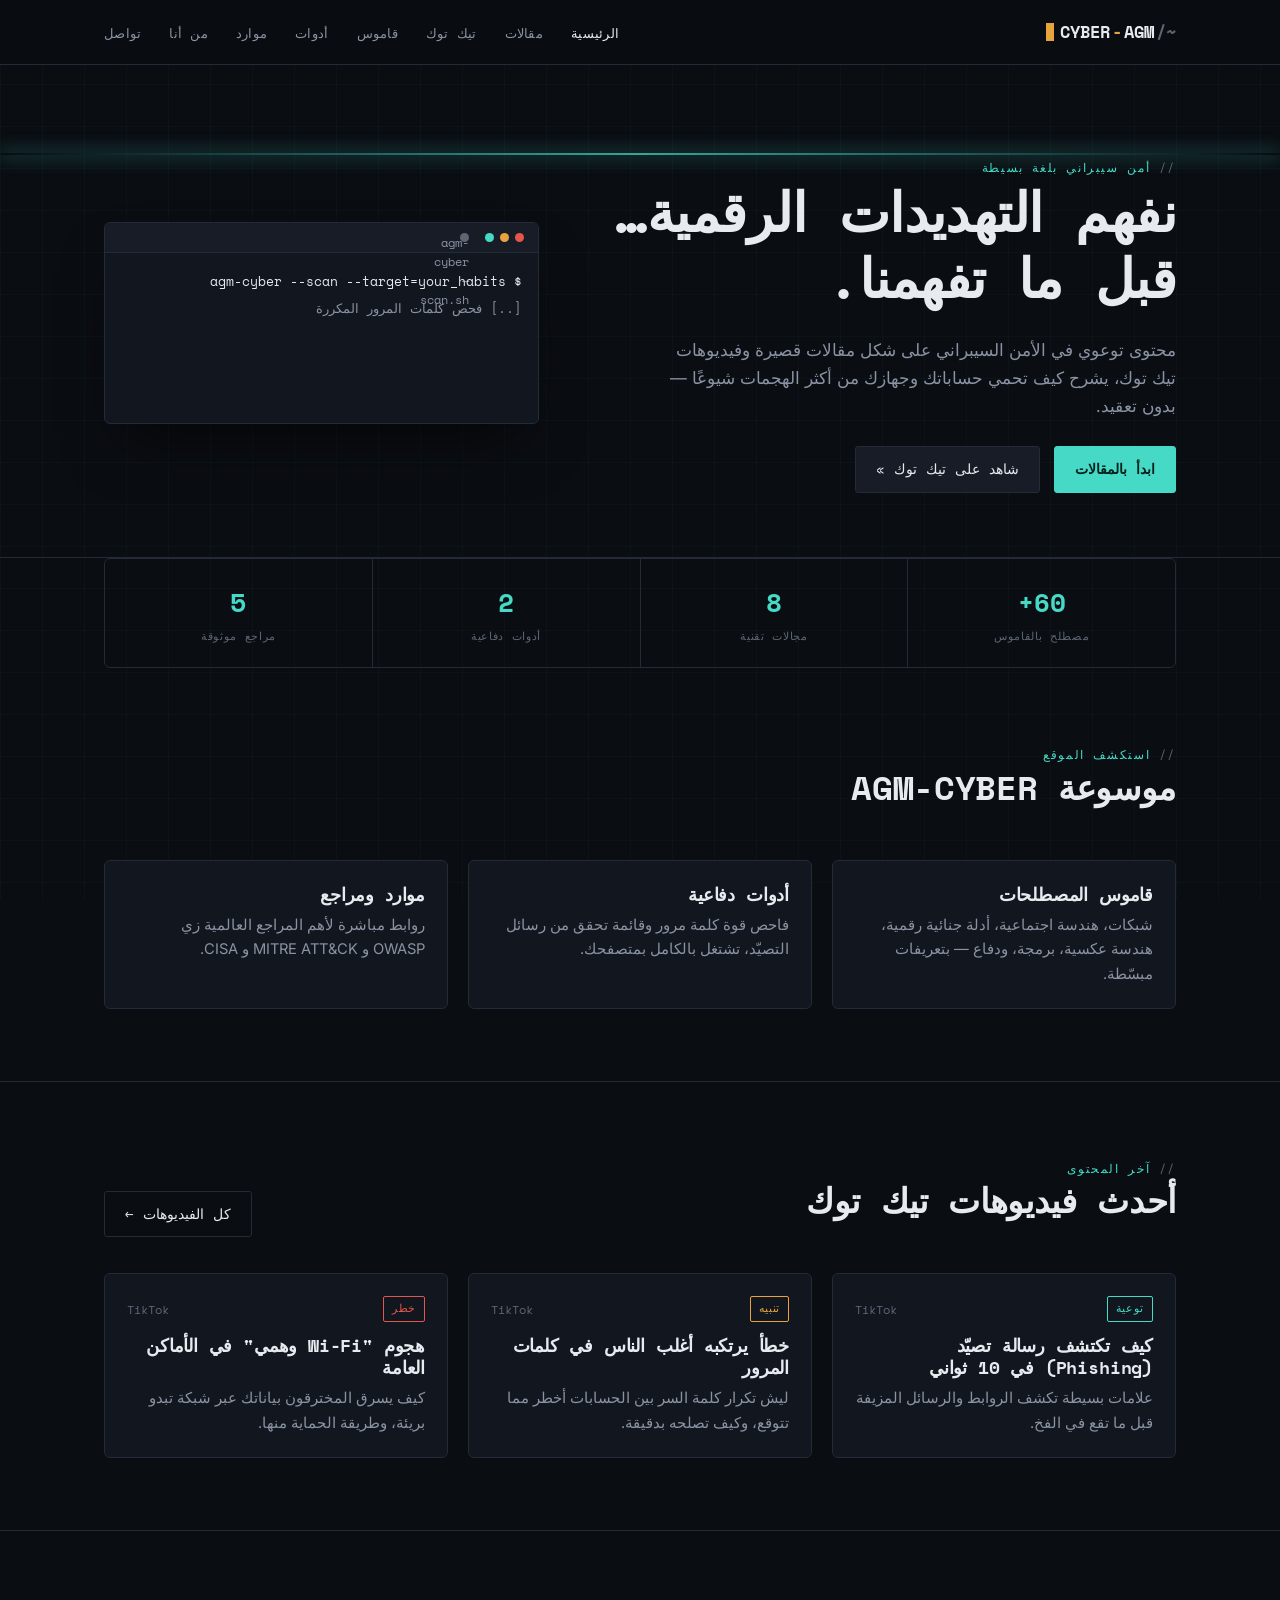
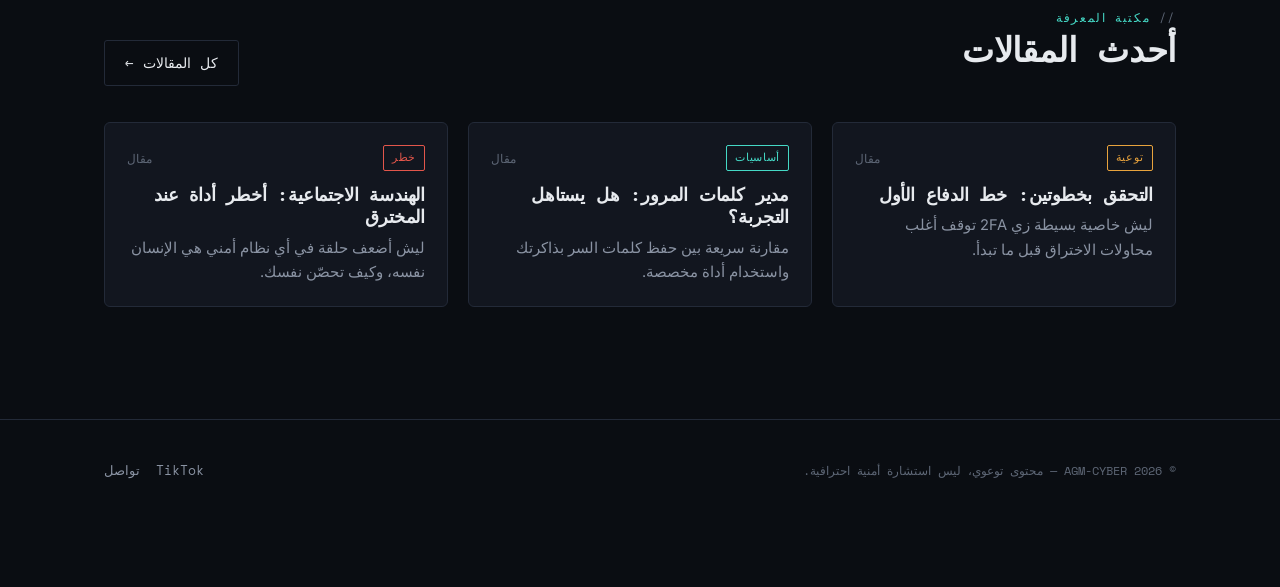
<file: index.html>
<!DOCTYPE html>
<html lang="ar" dir="rtl">
<head>
<meta charset="UTF-8">
<meta name="viewport" content="width=device-width, initial-scale=1.0">
<title>AGM-CYBER — أمن سيبراني بلغة بسيطة</title>
<meta name="description" content="AGM-CYBER: محتوى توعوي في الأمن السيبراني، مقالات وفيديوهات قصيرة تشرح كيف تحمي نفسك رقميًا.">
<link rel="preconnect" href="https://fonts.googleapis.com">
<link href="https://fonts.googleapis.com/css2?family=Space+Mono:wght@400;700&family=Inter:wght@400;500;600;700&display=swap" rel="stylesheet">
<link rel="stylesheet" href="style.css">
</head>
<body>

<nav class="nav">
  <div class="wrap">
    <a href="index.html" class="logo"><span class="path">~/</span>AGM<span style="color:var(--amber)">-</span>CYBER<span class="cursor"></span></a>
    <ul class="nav-links">
      <li><a href="index.html">الرئيسية</a></li>
      <li><a href="articles.html">مقالات</a></li>
      <li><a href="tiktok.html">تيك توك</a></li>
      <li><a href="glossary.html">قاموس</a></li>
      <li><a href="tools.html">أدوات</a></li>
      <li><a href="resources.html">موارد</a></li>
      <li><a href="about.html">من أنا</a></li>
      <li><a href="contact.html">تواصل</a></li>
    </ul>
    <button class="nav-toggle" aria-label="فتح القائمة">☰</button>
  </div>
</nav>

<header class="hero">
  <div class="scanline"></div>
  <div class="wrap">
    <div>
      <span class="eyebrow">أمن سيبراني بلغة بسيطة</span>
      <h1>نفهم التهديدات الرقمية… قبل ما تفهمنا.</h1>
      <p style="font-size:1.05rem; color:var(--muted); max-width:46ch;">
        محتوى توعوي في الأمن السيبراني على شكل مقالات قصيرة وفيديوهات تيك توك،
        يشرح كيف تحمي حساباتك وجهازك من أكثر الهجمات شيوعًا — بدون تعقيد.
      </p>
      <div style="display:flex; gap:14px; margin-top:26px; flex-wrap:wrap;">
        <a href="articles.html" class="btn btn-primary">ابدأ بالمقالات</a>
        <a href="https://tiktok.com/@himhim4178" target="_blank" rel="noopener" class="btn">شاهد على تيك توك »</a>
      </div>
    </div>

    <div class="terminal">
      <div class="terminal-head">
        <span></span><span></span><span></span>
        <span class="terminal-title">agm-cyber — scan.sh</span>
      </div>
      <div class="terminal-body" data-terminal='[
        {"text":"$ agm-cyber --scan --target=your_habits","cls":"prompt"},
        {"text":"[..] فحص كلمات المرور المكررة","cls":"line"},
        {"text":"[!] وجدنا 3 حسابات بنفس كلمة السر","cls":"warn"},
        {"text":"[..] فحص التحقق بخطوتين","cls":"line"},
        {"text":"[ok] مفعّل — وضعك جيد","cls":"ok"},
        {"text":"$ اقرأ المزيد في قسم المقالات_","cls":"prompt"}
      ]'></div>
    </div>
  </div>
</header>

<section class="section" style="padding-top:0;">
  <div class="wrap">
    <div class="stat-strip">
      <div class="stat"><div class="num">60+</div><div class="lbl">مصطلح بالقاموس</div></div>
      <div class="stat"><div class="num">8</div><div class="lbl">مجالات تقنية</div></div>
      <div class="stat"><div class="num">2</div><div class="lbl">أدوات دفاعية</div></div>
      <div class="stat"><div class="num">5</div><div class="lbl">مراجع موثوقة</div></div>
    </div>
  </div>
</section>

<section class="section" style="padding-top:0;">
  <div class="wrap">
    <div class="section-head">
      <div>
        <span class="eyebrow">استكشف الموقع</span>
        <h2>موسوعة AGM-CYBER</h2>
      </div>
    </div>
    <div class="grid grid-3">
      <div class="card">
        <h3>قاموس المصطلحات</h3>
        <p>شبكات، هندسة اجتماعية، أدلة جنائية رقمية، هندسة عكسية، برمجة، ودفاع — بتعريفات مبسّطة.</p>
        <a class="stretched" href="glossary.html"></a>
      </div>
      <div class="card">
        <h3>أدوات دفاعية</h3>
        <p>فاحص قوة كلمة مرور وقائمة تحقق من رسائل التصيّد، تشتغل بالكامل بمتصفحك.</p>
        <a class="stretched" href="tools.html"></a>
      </div>
      <div class="card">
        <h3>موارد ومراجع</h3>
        <p>روابط مباشرة لأهم المراجع العالمية زي OWASP و MITRE ATT&CK و CISA.</p>
        <a class="stretched" href="resources.html"></a>
      </div>
    </div>
  </div>
</section>

<hr class="divider">

<section class="section">
  <div class="wrap">
    <div class="section-head">
      <div>
        <span class="eyebrow">آخر المحتوى</span>
        <h2>أحدث فيديوهات تيك توك</h2>
      </div>
      <a href="tiktok.html" class="btn btn-ghost">كل الفيديوهات ←</a>
    </div>
    <div class="grid grid-3">
      <div class="card">
        <div class="meta"><span class="tag tag-low">توعية</span><span class="date">TikTok</span></div>
        <h3>كيف تكتشف رسالة تصيّد (Phishing) في 10 ثواني</h3>
        <p>علامات بسيطة تكشف الروابط والرسائل المزيفة قبل ما تقع في الفخ.</p>
        <a class="stretched" href="https://tiktok.com/@himhim4178" target="_blank" rel="noopener" aria-label="مشاهدة الفيديو"></a>
      </div>
      <div class="card">
        <div class="meta"><span class="tag tag-med">تنبيه</span><span class="date">TikTok</span></div>
        <h3>خطأ يرتكبه أغلب الناس في كلمات المرور</h3>
        <p>ليش تكرار كلمة السر بين الحسابات أخطر مما تتوقع، وكيف تصلحه بدقيقة.</p>
        <a class="stretched" href="https://tiktok.com/@himhim4178" target="_blank" rel="noopener" aria-label="مشاهدة الفيديو"></a>
      </div>
      <div class="card">
        <div class="meta"><span class="tag tag-high">خطر</span><span class="date">TikTok</span></div>
        <h3>هجوم "Wi-Fi وهمي" في الأماكن العامة</h3>
        <p>كيف يسرق المخترقون بياناتك عبر شبكة تبدو بريئة، وطريقة الحماية منها.</p>
        <a class="stretched" href="https://tiktok.com/@himhim4178" target="_blank" rel="noopener" aria-label="مشاهدة الفيديو"></a>
      </div>
    </div>
  </div>
</section>

<hr class="divider">

<section class="section">
  <div class="wrap">
    <div class="section-head">
      <div>
        <span class="eyebrow">مكتبة المعرفة</span>
        <h2>أحدث المقالات</h2>
      </div>
      <a href="articles.html" class="btn btn-ghost">كل المقالات ←</a>
    </div>
    <div class="grid grid-3">
      <div class="card">
        <div class="meta"><span class="tag tag-med">توعية</span><span class="date">مقال</span></div>
        <h3>التحقق بخطوتين: خط الدفاع الأول</h3>
        <p>ليش خاصية بسيطة زي 2FA توقف أغلب محاولات الاختراق قبل ما تبدأ.</p>
        <a class="stretched" href="articles.html"></a>
      </div>
      <div class="card">
        <div class="meta"><span class="tag tag-low">أساسيات</span><span class="date">مقال</span></div>
        <h3>مدير كلمات المرور: هل يستاهل التجربة؟</h3>
        <p>مقارنة سريعة بين حفظ كلمات السر بذاكرتك واستخدام أداة مخصصة.</p>
        <a class="stretched" href="articles.html"></a>
      </div>
      <div class="card">
        <div class="meta"><span class="tag tag-high">خطر</span><span class="date">مقال</span></div>
        <h3>الهندسة الاجتماعية: أخطر أداة عند المخترق</h3>
        <p>ليش أضعف حلقة في أي نظام أمني هي الإنسان نفسه، وكيف تحصّن نفسك.</p>
        <a class="stretched" href="articles.html"></a
      </div>
    </div>
  </div>
</section>

<footer>
  <div class="wrap">
    <p>© 2026 AGM-CYBER — محتوى توعوي، ليس استشارة أمنية احترافية.</p>
    <div class="socials">
      <a href="https://tiktok.com/@himhim4178" target="_blank" rel="noopener">TikTok</a>
      <a href="contact.html">تواصل</a>
    </div>
  </div>
</footer>

<script src="main.js"></script>
</body>
</html>
</file>
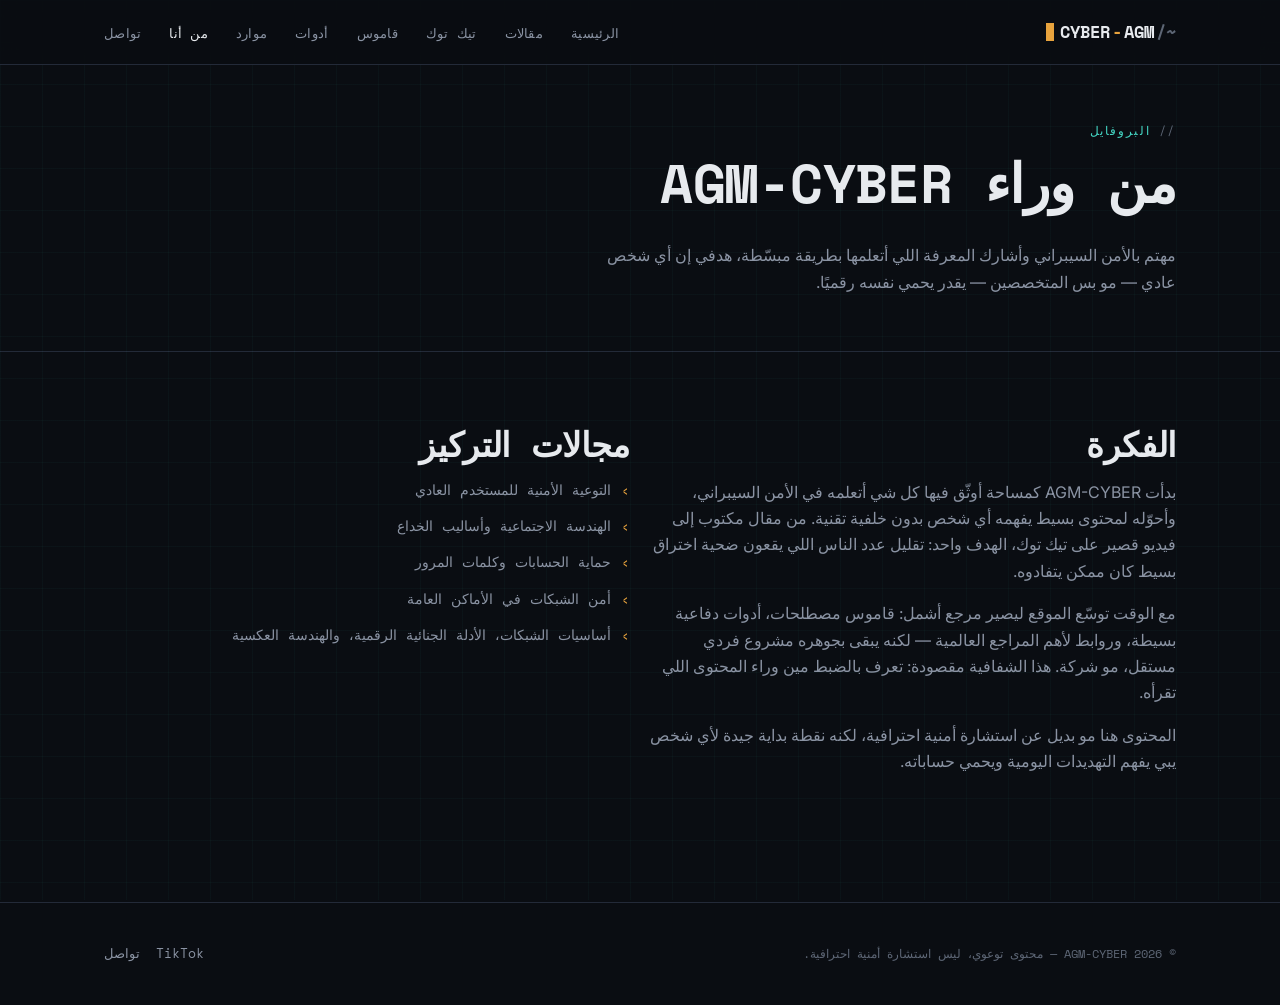
<file: about.html>
<!DOCTYPE html>
<html lang="ar" dir="rtl">
<head>
<meta charset="UTF-8">
<meta name="viewport" content="width=device-width, initial-scale=1.0">
<title>من أنا — AGM-CYBER</title>
<link rel="preconnect" href="https://fonts.googleapis.com">
<link href="https://fonts.googleapis.com/css2?family=Space+Mono:wght@400;700&family=Inter:wght@400;500;600;700&display=swap" rel="stylesheet">
<link rel="stylesheet" href="style.css">
</head>
<body>

<nav class="nav">
  <div class="wrap">
    <a href="index.html" class="logo"><span class="path">~/</span>AGM<span style="color:var(--amber)">-</span>CYBER<span class="cursor"></span></a>
    <ul class="nav-links">
      <li><a href="index.html">الرئيسية</a></li>
      <li><a href="articles.html">مقالات</a></li>
      <li><a href="tiktok.html">تيك توك</a></li>
      <li><a href="glossary.html">قاموس</a></li>
      <li><a href="tools.html">أدوات</a></li>
      <li><a href="resources.html">موارد</a></li>
      <li><a href="about.html">من أنا</a></li>
      <li><a href="contact.html">تواصل</a></li>
    </ul>
    <button class="nav-toggle" aria-label="فتح القائمة">☰</button>
  </div>
</nav>

<header class="page-head">
  <div class="wrap">
    <span class="eyebrow">البروفايل</span>
    <h1>من وراء AGM-CYBER</h1>
    <p style="max-width:60ch;">مهتم بالأمن السيبراني وأشارك المعرفة اللي أتعلمها بطريقة مبسّطة، هدفي إن أي شخص عادي — مو بس المتخصصين — يقدر يحمي نفسه رقميًا.</p>
  </div>
</header>

<section class="section">
  <div class="wrap grid grid-2" style="align-items:start;">
    <div>
      <h2 style="margin-bottom:14px;">الفكرة</h2>
      <p>بدأت AGM-CYBER كمساحة أوثّق فيها كل شي أتعلمه في الأمن السيبراني، وأحوّله لمحتوى بسيط يفهمه أي شخص بدون خلفية تقنية. من مقال مكتوب إلى فيديو قصير على تيك توك، الهدف واحد: تقليل عدد الناس اللي يقعون ضحية اختراق بسيط كان ممكن يتفادوه.</p>
      <p>مع الوقت توسّع الموقع ليصير مرجع أشمل: قاموس مصطلحات، أدوات دفاعية بسيطة، وروابط لأهم المراجع العالمية — لكنه يبقى بجوهره مشروع فردي مستقل، مو شركة. هذا الشفافية مقصودة: تعرف بالضبط مين وراء المحتوى اللي تقرأه.</p>
      <p>المحتوى هنا مو بديل عن استشارة أمنية احترافية، لكنه نقطة بداية جيدة لأي شخص يبي يفهم التهديدات اليومية ويحمي حساباته.</p>
    </div>
    <div>
      <h2 style="margin-bottom:14px;">مجالات التركيز</h2>
      <ul class="muted-list">
        <li>التوعية الأمنية للمستخدم العادي</li>
        <li>الهندسة الاجتماعية وأساليب الخداع</li>
        <li>حماية الحسابات وكلمات المرور</li>
        <li>أمن الشبكات في الأماكن العامة</li>
        <li>أساسيات الشبكات، الأدلة الجنائية الرقمية، والهندسة العكسية</li>
      </ul>
    </div>
  </div>
</section>

<footer>
  <div class="wrap">
    <p>© 2026 AGM-CYBER — محتوى توعوي، ليس استشارة أمنية احترافية.</p>
    <div class="socials">
      <a href="https://tiktok.com/@himhim4178" target="_blank" rel="noopener">TikTok</a>
      <a href="contact.html">تواصل</a>
    </div>
  </div>
</footer>

<script src="main.js"></script>
</body>
</html>
</file>
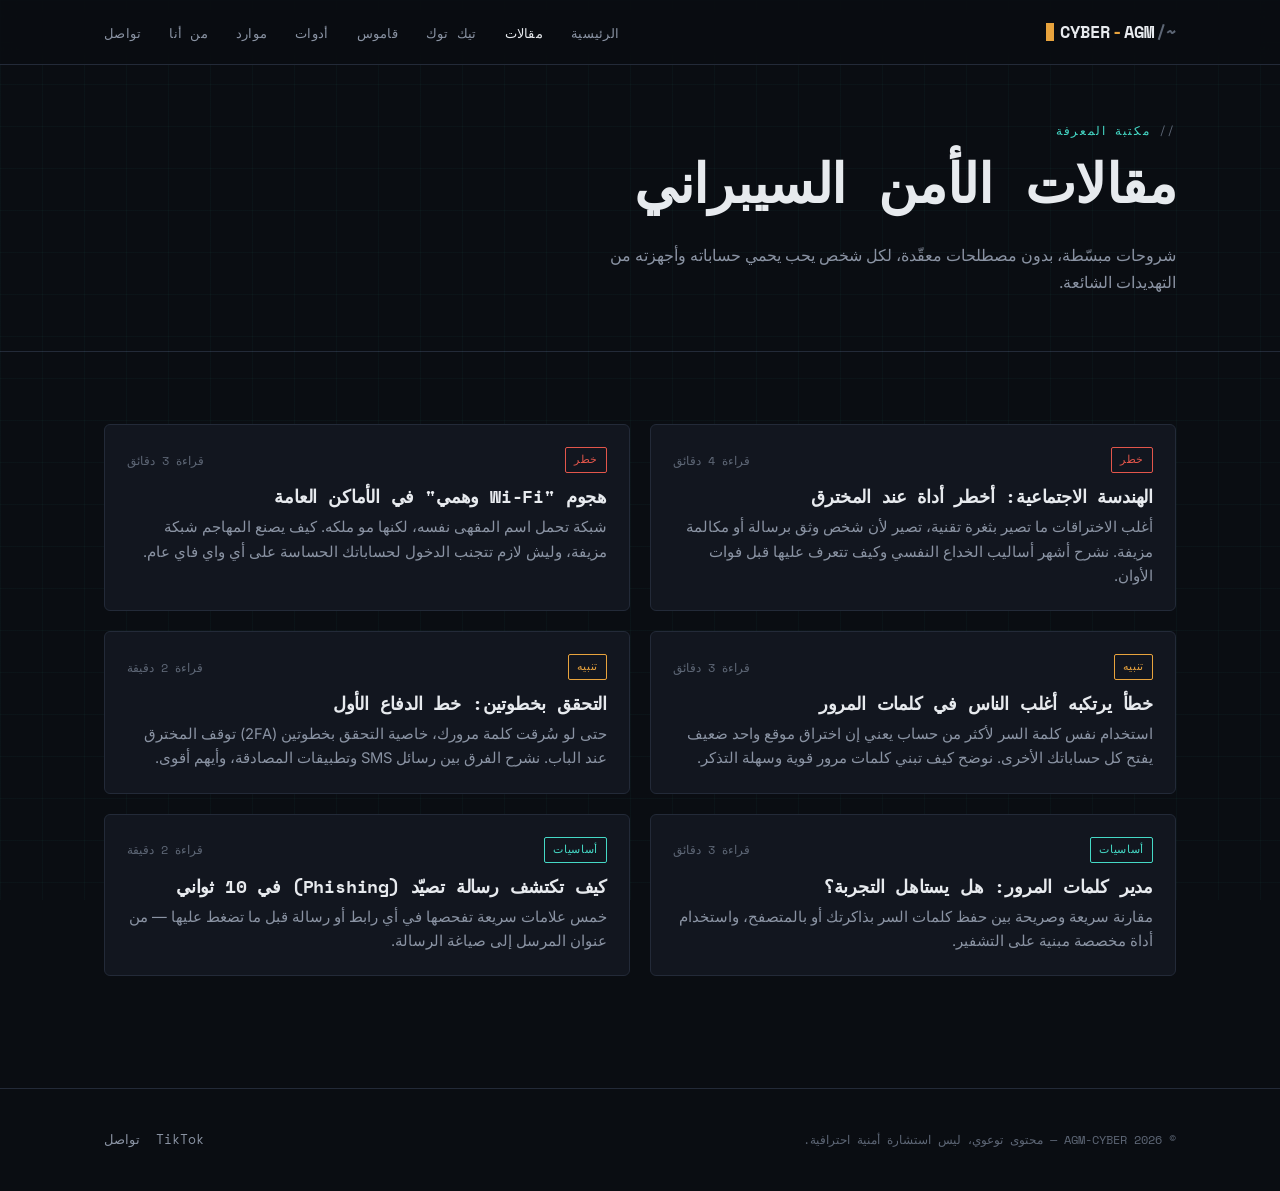
<file: articles.html>
<!DOCTYPE html>
<html lang="ar" dir="rtl">
<head>
<meta charset="UTF-8">
<meta name="viewport" content="width=device-width, initial-scale=1.0">
<title>مقالات — AGM-CYBER</title>
<link rel="preconnect" href="https://fonts.googleapis.com">
<link href="https://fonts.googleapis.com/css2?family=Space+Mono:wght@400;700&family=Inter:wght@400;500;600;700&display=swap" rel="stylesheet">
<link rel="stylesheet" href="style.css">
</head>
<body>

<nav class="nav">
  <div class="wrap">
    <a href="index.html" class="logo"><span class="path">~/</span>AGM<span style="color:var(--amber)">-</span>CYBER<span class="cursor"></span></a>
    <ul class="nav-links">
      <li><a href="index.html">الرئيسية</a></li>
      <li><a href="articles.html">مقالات</a></li>
      <li><a href="tiktok.html">تيك توك</a></li>
      <li><a href="glossary.html">قاموس</a></li>
      <li><a href="tools.html">أدوات</a></li>
      <li><a href="resources.html">موارد</a></li>
      <li><a href="about.html">من أنا</a></li>
      <li><a href="contact.html">تواصل</a></li>
    </ul>
    <button class="nav-toggle" aria-label="فتح القائمة">☰</button>
  </div>
</nav>

<header class="page-head">
  <div class="wrap">
    <span class="eyebrow">مكتبة المعرفة</span>
    <h1>مقالات الأمن السيبراني</h1>
    <p style="max-width:60ch;">شروحات مبسّطة، بدون مصطلحات معقّدة، لكل شخص يحب يحمي حساباته وأجهزته من التهديدات الشائعة.</p>
  </div>
</header>

<section class="section">
  <div class="wrap">
    <div class="grid grid-2">

      <div class="card">
        <div class="meta"><span class="tag tag-high">خطر</span><span class="date">قراءة 4 دقائق</span></div>
        <h3>الهندسة الاجتماعية: أخطر أداة عند المخترق</h3>
        <p>أغلب الاختراقات ما تصير بثغرة تقنية، تصير لأن شخص وثق برسالة أو مكالمة مزيفة. نشرح أشهر أساليب الخداع النفسي وكيف تتعرف عليها قبل فوات الأوان.</p>
      </div>

      <div class="card">
        <div class="meta"><span class="tag tag-high">خطر</span><span class="date">قراءة 3 دقائق</span></div>
        <h3>هجوم "Wi-Fi وهمي" في الأماكن العامة</h3>
        <p>شبكة تحمل اسم المقهى نفسه، لكنها مو ملكه. كيف يصنع المهاجم شبكة مزيفة، وليش لازم تتجنب الدخول لحساباتك الحساسة على أي واي فاي عام.</p>
      </div>

      <div class="card">
        <div class="meta"><span class="tag tag-med">تنبيه</span><span class="date">قراءة 3 دقائق</span></div>
        <h3>خطأ يرتكبه أغلب الناس في كلمات المرور</h3>
        <p>استخدام نفس كلمة السر لأكثر من حساب يعني إن اختراق موقع واحد ضعيف يفتح كل حساباتك الأخرى. نوضح كيف تبني كلمات مرور قوية وسهلة التذكر.</p>
      </div>

      <div class="card">
        <div class="meta"><span class="tag tag-med">تنبيه</span><span class="date">قراءة 2 دقيقة</span></div>
        <h3>التحقق بخطوتين: خط الدفاع الأول</h3>
        <p>حتى لو سُرقت كلمة مرورك، خاصية التحقق بخطوتين (2FA) توقف المخترق عند الباب. نشرح الفرق بين رسائل SMS وتطبيقات المصادقة، وأيهم أقوى.</p>
      </div>

      <div class="card">
        <div class="meta"><span class="tag tag-low">أساسيات</span><span class="date">قراءة 3 دقائق</span></div>
        <h3>مدير كلمات المرور: هل يستاهل التجربة؟</h3>
        <p>مقارنة سريعة وصريحة بين حفظ كلمات السر بذاكرتك أو بالمتصفح، واستخدام أداة مخصصة مبنية على التشفير.</p>
      </div>

      <div class="card">
        <div class="meta"><span class="tag tag-low">أساسيات</span><span class="date">قراءة 2 دقيقة</span></div>
        <h3>كيف تكتشف رسالة تصيّد (Phishing) في 10 ثواني</h3>
        <p>خمس علامات سريعة تفحصها في أي رابط أو رسالة قبل ما تضغط عليها — من عنوان المرسل إلى صياغة الرسالة.</p>
      </div>

    </div>
  </div>
</section>

<footer>
  <div class="wrap">
    <p>© 2026 AGM-CYBER — محتوى توعوي، ليس استشارة أمنية احترافية.</p>
    <div class="socials">
      <a href="https://tiktok.com/@himhim4178" target="_blank" rel="noopener">TikTok</a>
      <a href="contact.html">تواصل</a>
    </div>
  </div>
</footer>

<script src="main.js"></script>
</body>
</html>
</file>
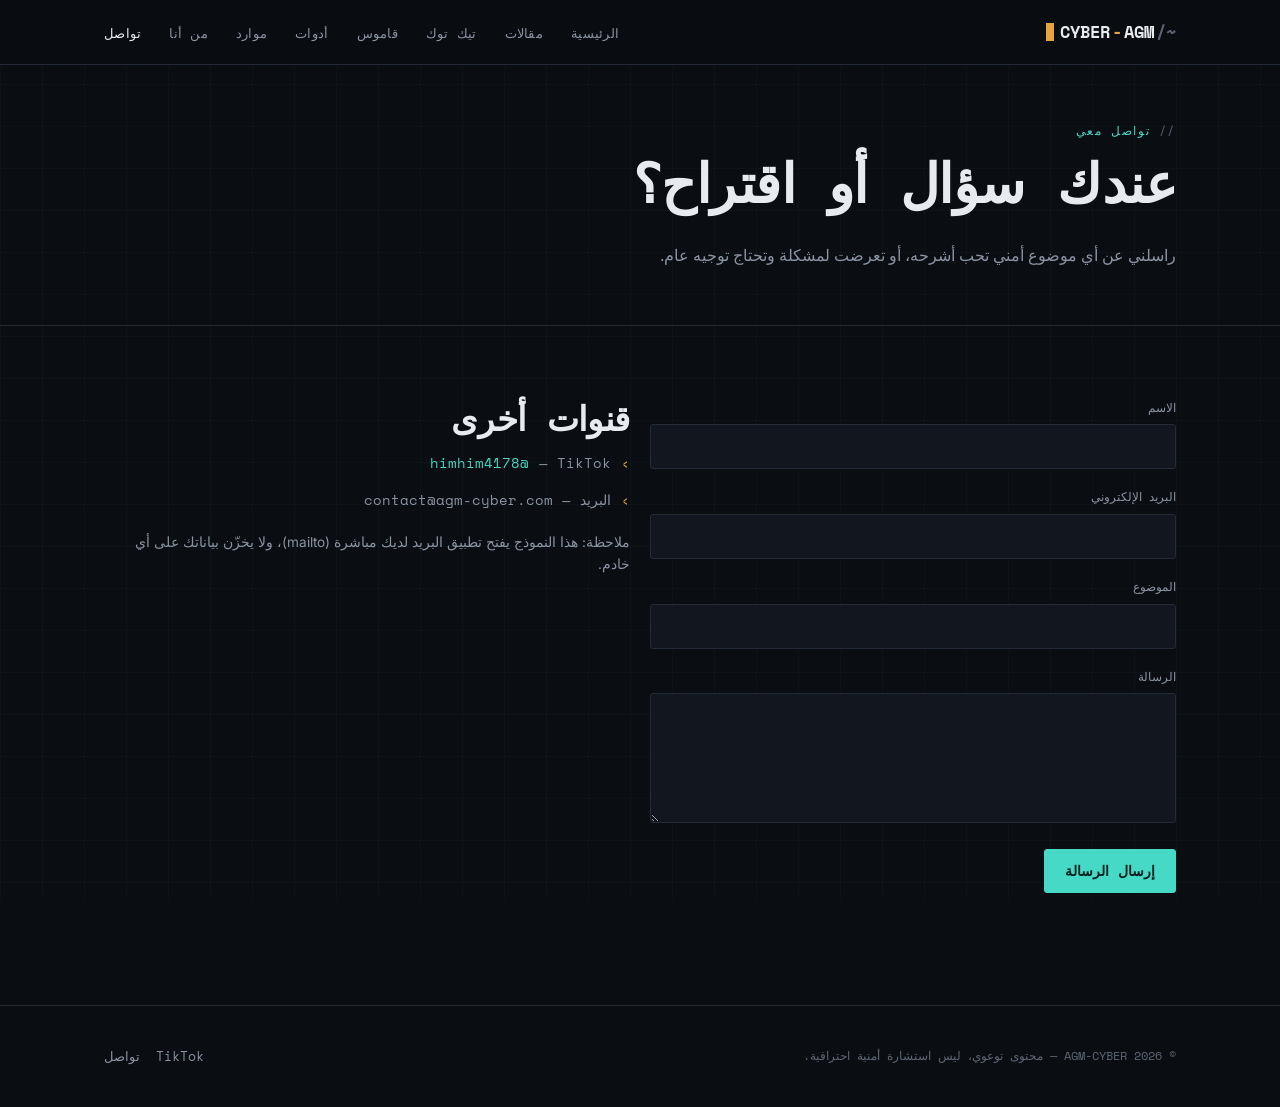
<file: contact.html>
<!DOCTYPE html>
<html lang="ar" dir="rtl">
<head>
<meta charset="UTF-8">
<meta name="viewport" content="width=device-width, initial-scale=1.0">
<title>تواصل — AGM-CYBER</title>
<link rel="preconnect" href="https://fonts.googleapis.com">
<link href="https://fonts.googleapis.com/css2?family=Space+Mono:wght@400;700&family=Inter:wght@400;500;600;700&display=swap" rel="stylesheet">
<link rel="stylesheet" href="style.css">
</head>
<body>

<nav class="nav">
  <div class="wrap">
    <a href="index.html" class="logo"><span class="path">~/</span>AGM<span style="color:var(--amber)">-</span>CYBER<span class="cursor"></span></a>
    <ul class="nav-links">
      <li><a href="index.html">الرئيسية</a></li>
      <li><a href="articles.html">مقالات</a></li>
      <li><a href="tiktok.html">تيك توك</a></li>
      <li><a href="glossary.html">قاموس</a></li>
      <li><a href="tools.html">أدوات</a></li>
      <li><a href="resources.html">موارد</a></li>
      <li><a href="about.html">من أنا</a></li>
      <li><a href="contact.html">تواصل</a></li>
    </ul>
    <button class="nav-toggle" aria-label="فتح القائمة">☰</button>
  </div>
</nav>

<header class="page-head">
  <div class="wrap">
    <span class="eyebrow">تواصل معي</span>
    <h1>عندك سؤال أو اقتراح؟</h1>
    <p style="max-width:60ch;">راسلني عن أي موضوع أمني تحب أشرحه، أو تعرضت لمشكلة وتحتاج توجيه عام.</p>
  </div>
</header>

<section class="section">
  <div class="wrap grid grid-2" style="align-items:start;">
    <form id="contact-form" onsubmit="event.preventDefault(); window.location.href='mailto:contact@agm-cyber.com?subject=' + encodeURIComponent(this.subject.value) + '&body=' + encodeURIComponent(this.message.value + '\n\nمن: ' + this.name.value + ' (' + this.email.value + ')');">
      <div class="field">
        <label for="name">الاسم</label>
        <input id="name" name="name" type="text" required>
      </div>
      <div class="field">
        <label for="email">البريد الإلكتروني</label>
        <input id="email" name="email" type="email" required>
      </div>
      <div class="field">
        <label for="subject">الموضوع</label>
        <input id="subject" name="subject" type="text" required>
      </div>
      <div class="field">
        <label for="message">الرسالة</label>
        <textarea id="message" name="message" required></textarea>
      </div>
      <button type="submit" class="btn btn-primary">إرسال الرسالة</button>
    </form>

    <div>
      <h2 style="margin-bottom:14px;">قنوات أخرى</h2>
      <ul class="muted-list">
        <li>TikTok — <a href="https://tiktok.com/@himhim4178" target="_blank" rel="noopener">@himhim4178</a></li>
        <li>البريد — contact@agm-cyber.com</li>
      </ul>
      <p style="margin-top:20px; font-size:.85rem;">
        ملاحظة: هذا النموذج يفتح تطبيق البريد لديك مباشرة (mailto)، ولا يخزّن بياناتك على أي خادم.
      </p>
    </div>
  </div>
</section>

<footer>
  <div class="wrap">
    <p>© 2026 AGM-CYBER — محتوى توعوي، ليس استشارة أمنية احترافية.</p>
    <div class="socials">
      <a href="https://tiktok.com/@himhim4178" target="_blank" rel="noopener">TikTok</a>
      <a href="contact.html">تواصل</a>
    </div>
  </div>
</footer>

<script src="main.js"></script>
</body>
</html>
</file>
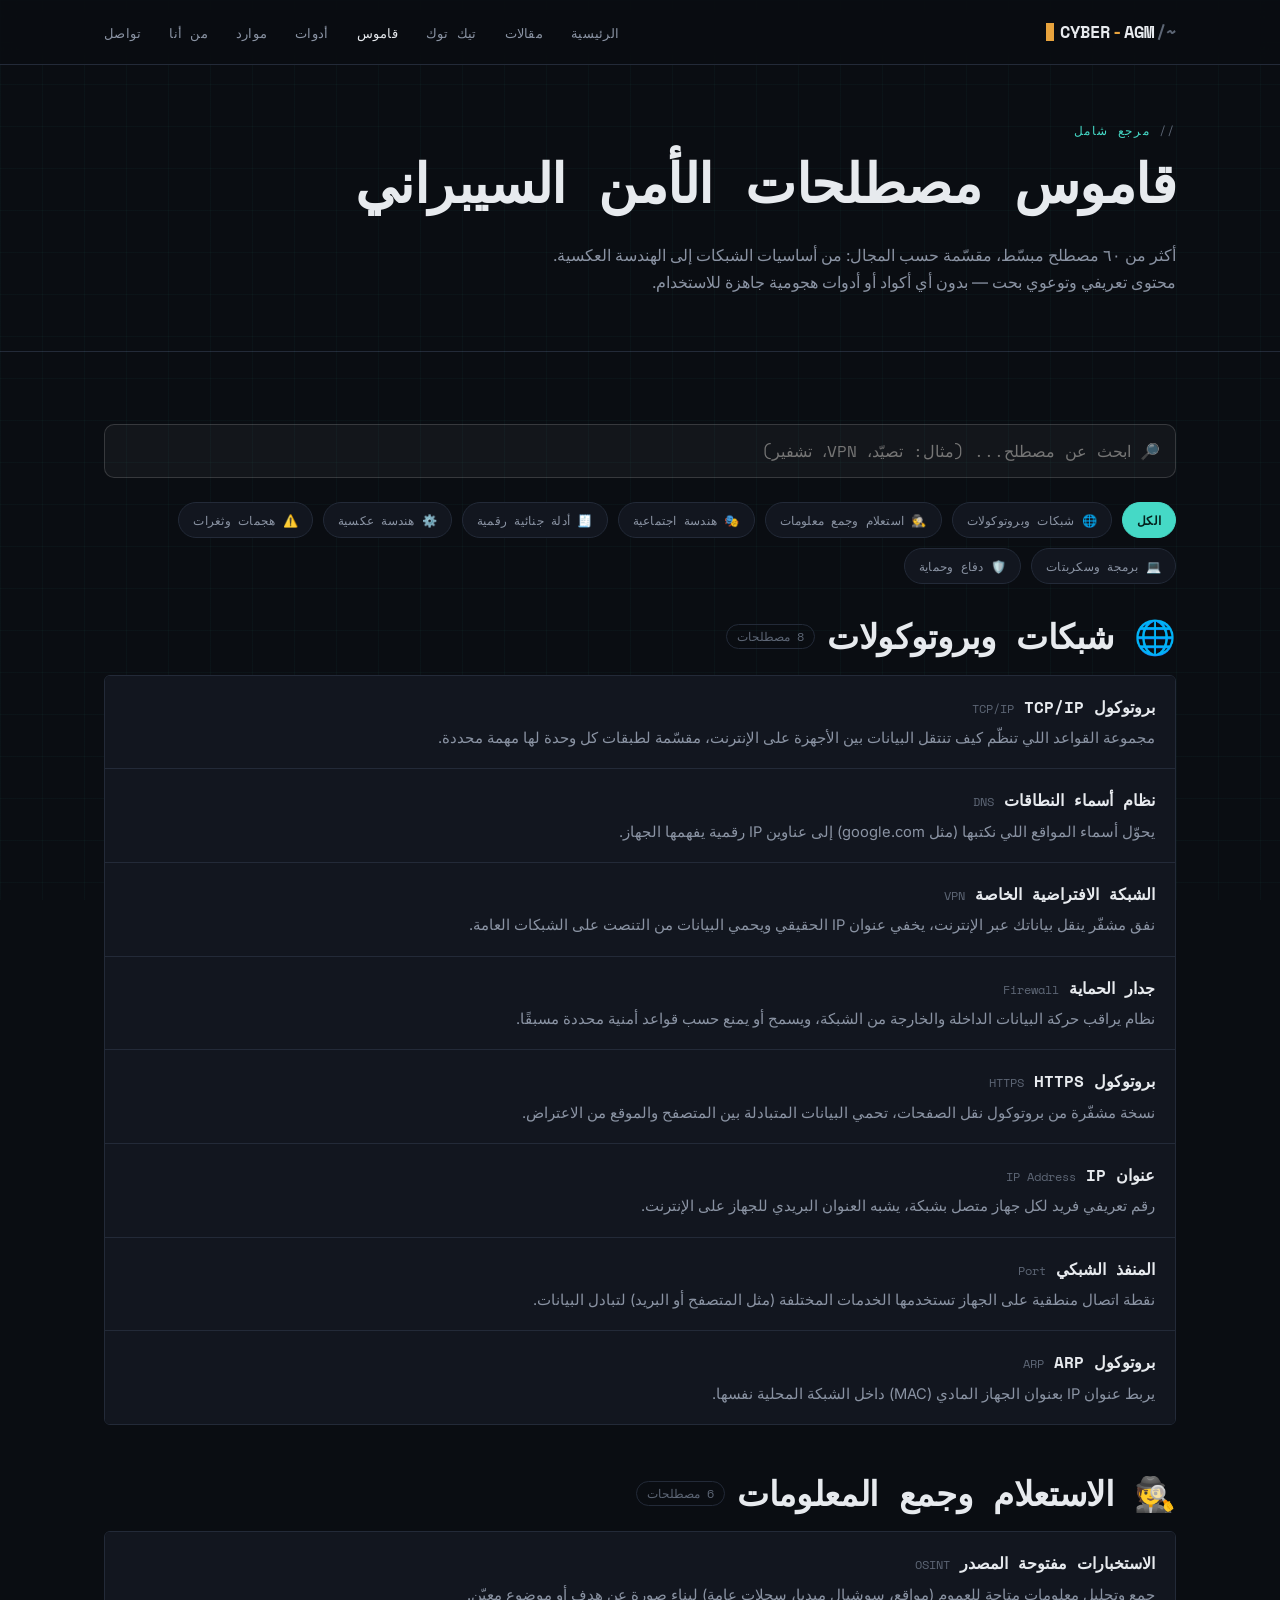
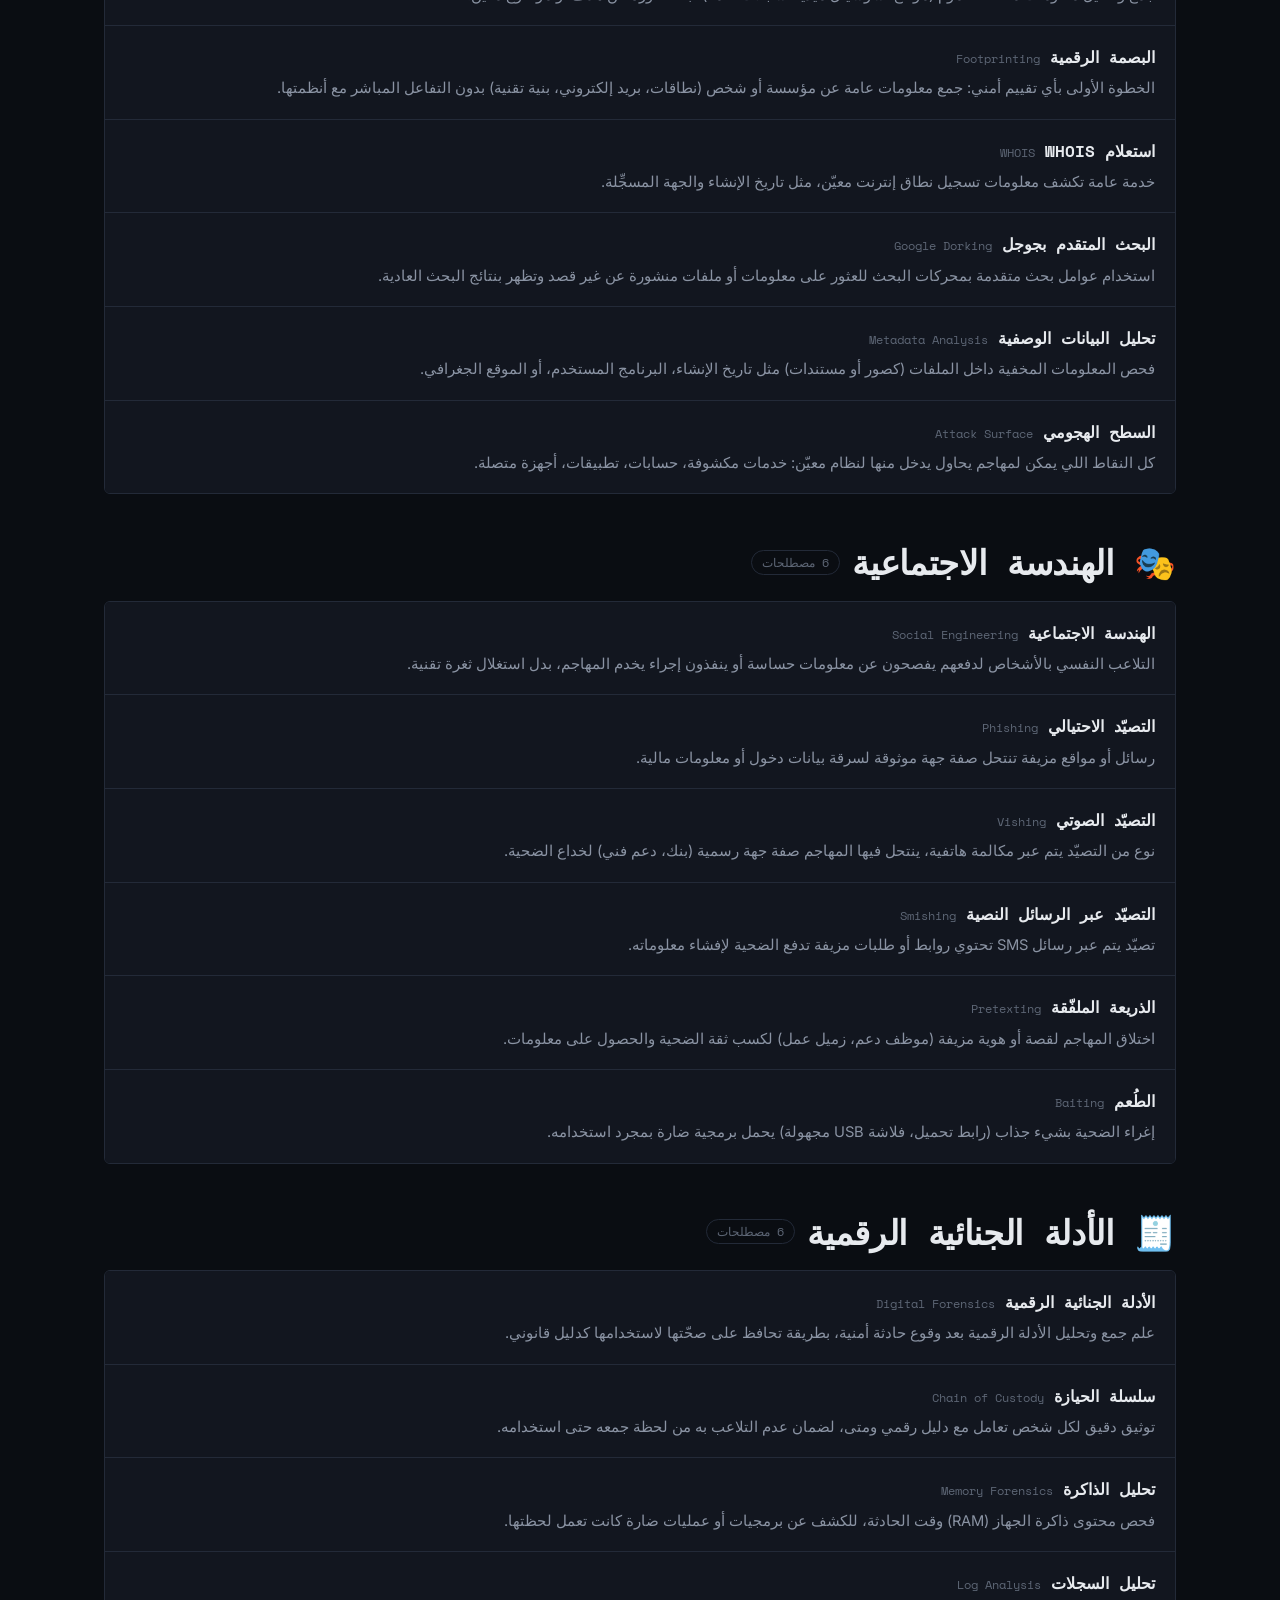
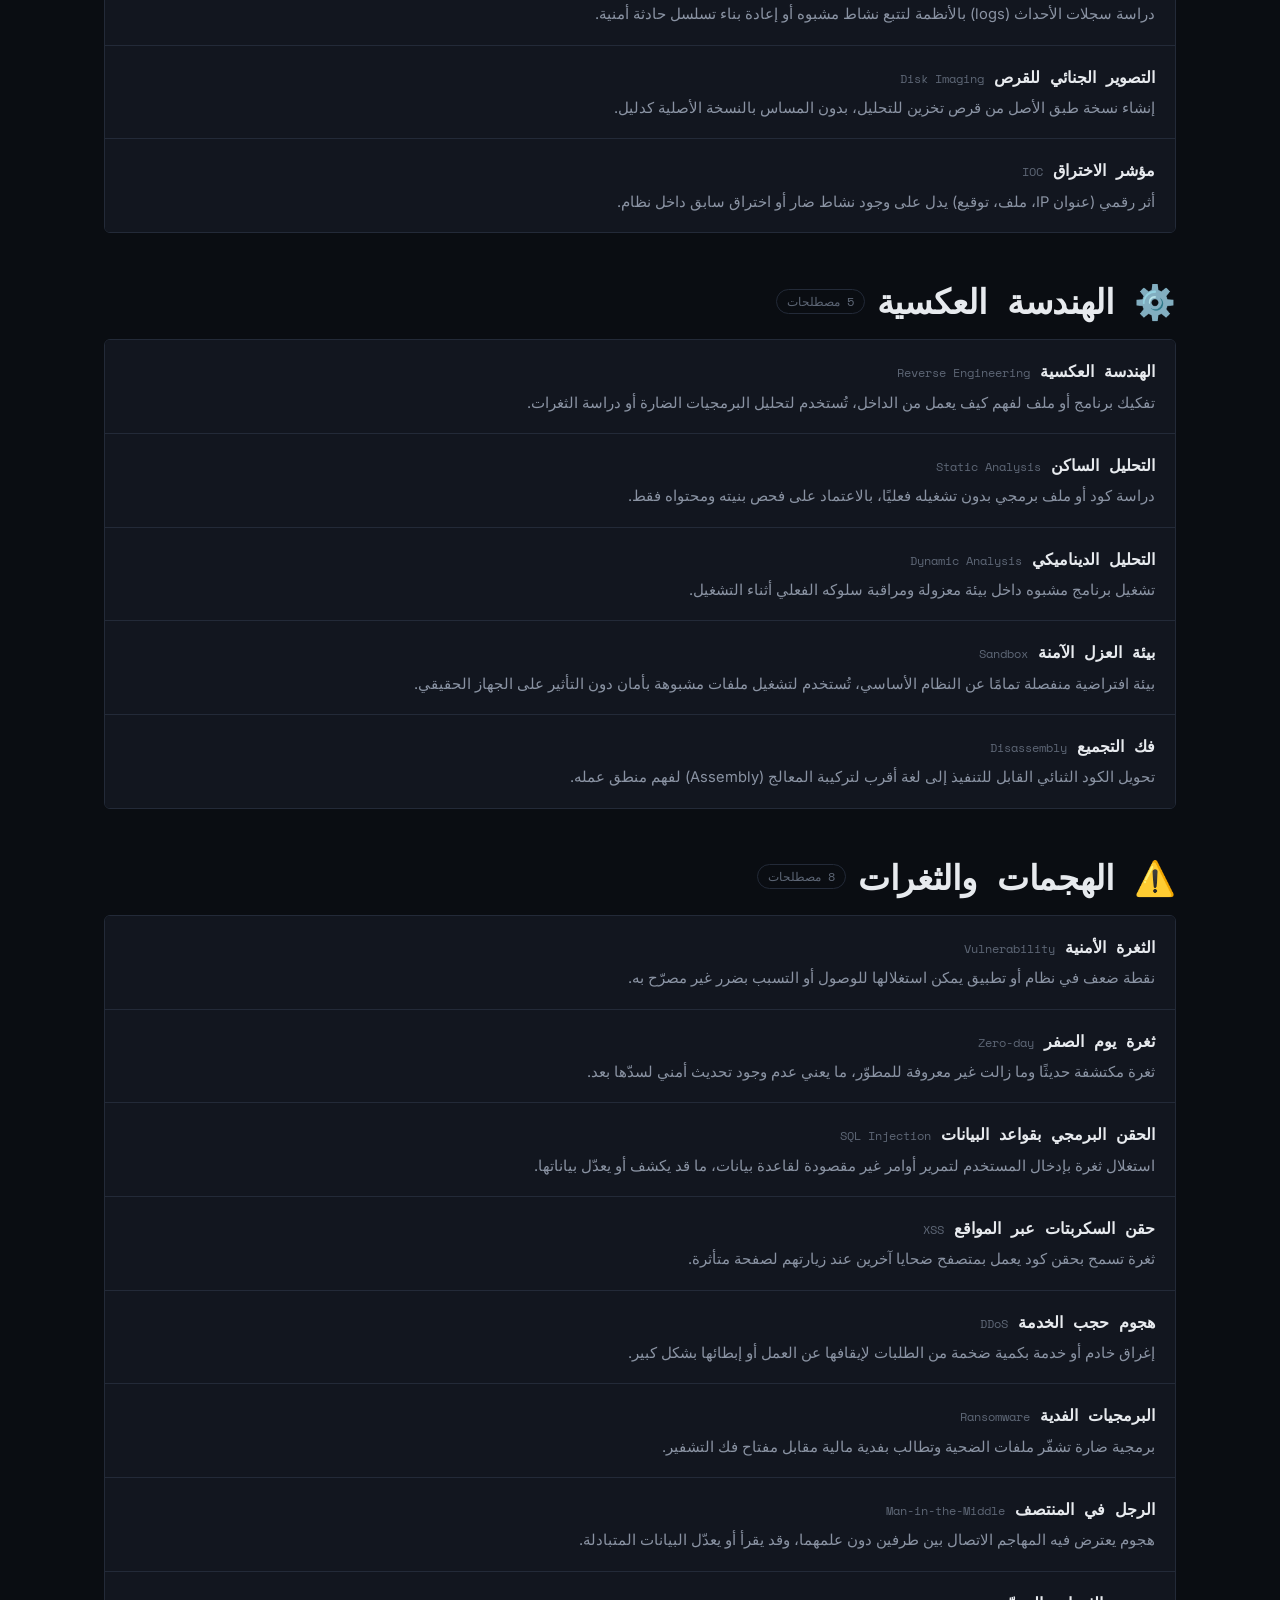
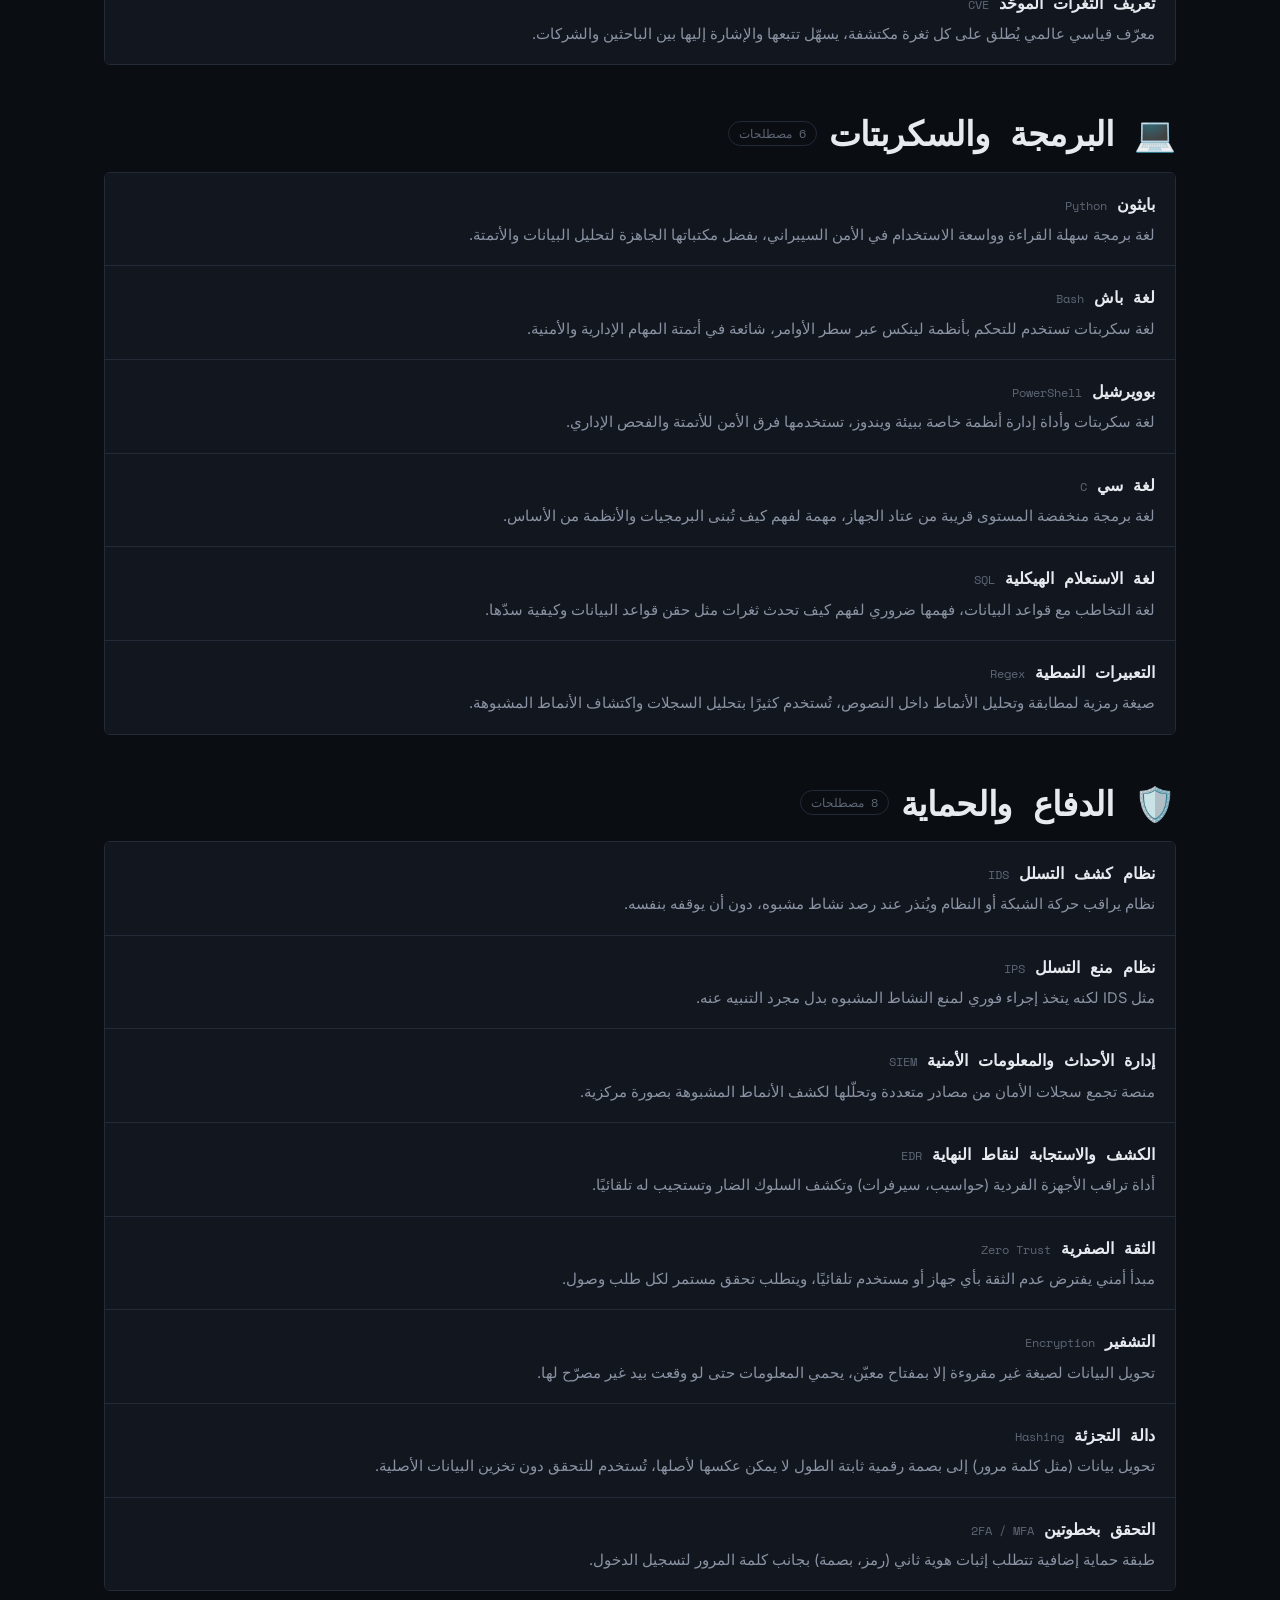
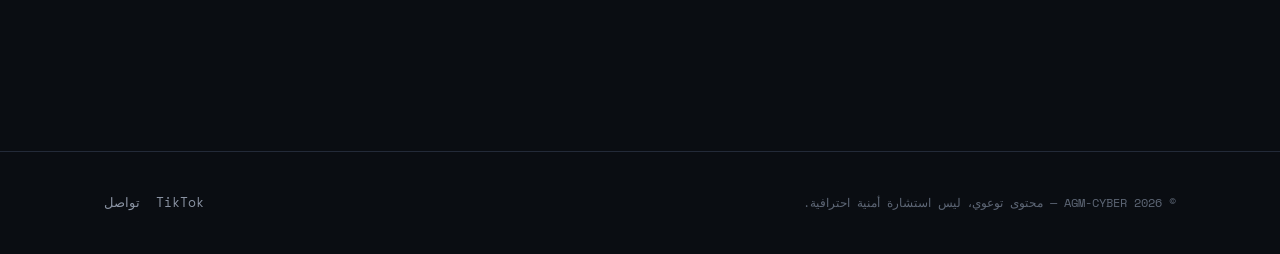
<file: glossary.html>
<!DOCTYPE html>
<html lang="ar" dir="rtl">
<head>
<meta charset="UTF-8">
<meta name="viewport" content="width=device-width, initial-scale=1.0">
<title>قاموس المصطلحات — AGM-CYBER</title>
<meta name="description" content="قاموس شامل لمصطلحات الأمن السيبراني: الشبكات والبروتوكولات، الاستعلام وجمع المعلومات، الهندسة الاجتماعية، الأدلة الجنائية الرقمية، الهندسة العكسية، الهجمات والثغرات، لغات البرمجة، والدفاع.">
<link rel="preconnect" href="https://fonts.googleapis.com">
<link href="https://fonts.googleapis.com/css2?family=Space+Mono:wght@400;700&family=Inter:wght@400;500;600;700&display=swap" rel="stylesheet">
<link rel="stylesheet" href="style.css">
<style>
  .term-search-wrap{ position:relative; margin-bottom:24px; }
  .term-search-wrap input{
    width:100%; padding:14px 44px 14px 16px; border-radius:10px;
    border:1px solid rgba(255,255,255,.15); background:rgba(255,255,255,.04);
    color:inherit; font-family:var(--mono,monospace); font-size:1rem;
  }
  .term-search-wrap input:focus{ outline:2px solid var(--amber,#f5a623); outline-offset:2px; }
  .term-search-wrap .search-icon{ position:absolute; right:16px; top:50%; transform:translateY(-50%); opacity:.6; pointer-events:none; }
  .no-results{ text-align:center; padding:40px 0; opacity:.7; display:none; }
  .search-count{ font-size:.85rem; opacity:.65; margin-bottom:16px; }
  .term.hidden, .glossary-group.hidden{ display:none !important; }
</style>
</head>
<body>

<nav class="nav">
  <div class="wrap">
    <a href="index.html" class="logo"><span class="path">~/</span>AGM<span style="color:var(--amber)">-</span>CYBER<span class="cursor"></span></a>
    <ul class="nav-links">
      <li><a href="index.html">الرئيسية</a></li>
      <li><a href="articles.html">مقالات</a></li>
      <li><a href="tiktok.html">تيك توك</a></li>
      <li><a href="glossary.html">قاموس</a></li>
      <li><a href="tools.html">أدوات</a></li>
      <li><a href="resources.html">موارد</a></li>
      <li><a href="about.html">من أنا</a></li>
      <li><a href="contact.html">تواصل</a></li>
    </ul>
    <button class="nav-toggle" aria-label="فتح القائمة">☰</button>
  </div>
</nav>

<header class="page-head">
  <div class="wrap">
    <span class="eyebrow">مرجع شامل</span>
    <h1>قاموس مصطلحات الأمن السيبراني</h1>
    <p style="max-width:64ch;">أكثر من ٦٠ مصطلح مبسّط، مقسّمة حسب المجال: من أساسيات الشبكات إلى الهندسة العكسية. محتوى تعريفي وتوعوي بحت — بدون أي أكواد أو أدوات هجومية جاهزة للاستخدام.</p>
  </div>
</header>

<section class="section">
  <div class="wrap">

    <div class="term-search-wrap">
      <input type="text" id="term-search" placeholder="ابحث عن مصطلح... (مثال: تصيّد، VPN، تشفير)" autocomplete="off">
      <span class="search-icon">🔎</span>
    </div>
    <p class="search-count" id="search-count"></p>

    <div class="chip-row">
      <button class="chip active" data-filter="all">الكل</button>
      <button class="chip" data-filter="network">🌐 شبكات وبروتوكولات</button>
      <button class="chip" data-filter="osint">🕵️ استعلام وجمع معلومات</button>
      <button class="chip" data-filter="social">🎭 هندسة اجتماعية</button>
      <button class="chip" data-filter="forensics">🧾 أدلة جنائية رقمية</button>
      <button class="chip" data-filter="reverse">⚙️ هندسة عكسية</button>
      <button class="chip" data-filter="attacks">⚠️ هجمات وثغرات</button>
      <button class="chip" data-filter="programming">💻 برمجة وسكربتات</button>
      <button class="chip" data-filter="defense">🛡️ دفاع وحماية</button>
    </div>

    <p class="no-results" id="no-results">ما لقينا أي مصطلح مطابق. جرب كلمة بحث مختلفة.</p>

    <!-- الشبكات والبروتوكولات -->
    <div class="glossary-group" data-category="network">
      <div class="glossary-group-title">
        <h2>🌐 شبكات وبروتوكولات</h2>
        <span class="count">8 مصطلحات</span>
      </div>
      <div class="term-list">
        <div class="term"><div class="term-head"><span class="term-name">بروتوكول TCP/IP</span><span class="term-en">TCP/IP</span></div><p>مجموعة القواعد اللي تنظّم كيف تنتقل البيانات بين الأجهزة على الإنترنت، مقسّمة لطبقات كل وحدة لها مهمة محددة.</p></div>
        <div class="term"><div class="term-head"><span class="term-name">نظام أسماء النطاقات</span><span class="term-en">DNS</span></div><p>يحوّل أسماء المواقع اللي نكتبها (مثل google.com) إلى عناوين IP رقمية يفهمها الجهاز.</p></div>
        <div class="term"><div class="term-head"><span class="term-name">الشبكة الافتراضية الخاصة</span><span class="term-en">VPN</span></div><p>نفق مشفّر ينقل بياناتك عبر الإنترنت، يخفي عنوان IP الحقيقي ويحمي البيانات من التنصت على الشبكات العامة.</p></div>
        <div class="term"><div class="term-head"><span class="term-name">جدار الحماية</span><span class="term-en">Firewall</span></div><p>نظام يراقب حركة البيانات الداخلة والخارجة من الشبكة، ويسمح أو يمنع حسب قواعد أمنية محددة مسبقًا.</p></div>
        <div class="term"><div class="term-head"><span class="term-name">بروتوكول HTTPS</span><span class="term-en">HTTPS</span></div><p>نسخة مشفّرة من بروتوكول نقل الصفحات، تحمي البيانات المتبادلة بين المتصفح والموقع من الاعتراض.</p></div>
        <div class="term"><div class="term-head"><span class="term-name">عنوان IP</span><span class="term-en">IP Address</span></div><p>رقم تعريفي فريد لكل جهاز متصل بشبكة، يشبه العنوان البريدي للجهاز على الإنترنت.</p></div>
        <div class="term"><div class="term-head"><span class="term-name">المنفذ الشبكي</span><span class="term-en">Port</span></div><p>نقطة اتصال منطقية على الجهاز تستخدمها الخدمات المختلفة (مثل المتصفح أو البريد) لتبادل البيانات.</p></div>
        <div class="term"><div class="term-head"><span class="term-name">بروتوكول ARP</span><span class="term-en">ARP</span></div><p>يربط عنوان IP بعنوان الجهاز المادي (MAC) داخل الشبكة المحلية نفسها.</p></div>
      </div>
    </div>

    <!-- OSINT -->
    <div class="glossary-group" data-category="osint">
      <div class="glossary-group-title">
        <h2>🕵️ الاستعلام وجمع المعلومات</h2>
        <span class="count">6 مصطلحات</span>
      </div>
      <div class="term-list">
        <div class="term"><div class="term-head"><span class="term-name">الاستخبارات مفتوحة المصدر</span><span class="term-en">OSINT</span></div><p>جمع وتحليل معلومات متاحة للعموم (مواقع، سوشيال ميديا، سجلات عامة) لبناء صورة عن هدف أو موضوع معيّن.</p></div>
        <div class="term"><div class="term-head"><span class="term-name">البصمة الرقمية</span><span class="term-en">Footprinting</span></div><p>الخطوة الأولى بأي تقييم أمني: جمع معلومات عامة عن مؤسسة أو شخص (نطاقات، بريد إلكتروني، بنية تقنية) بدون التفاعل المباشر مع أنظمتها.</p></div>
        <div class="term"><div class="term-head"><span class="term-name">استعلام WHOIS</span><span class="term-en">WHOIS</span></div><p>خدمة عامة تكشف معلومات تسجيل نطاق إنترنت معيّن، مثل تاريخ الإنشاء والجهة المسجِّلة.</p></div>
        <div class="term"><div class="term-head"><span class="term-name">البحث المتقدم بجوجل</span><span class="term-en">Google Dorking</span></div><p>استخدام عوامل بحث متقدمة بمحركات البحث للعثور على معلومات أو ملفات منشورة عن غير قصد وتظهر بنتائج البحث العادية.</p></div>
        <div class="term"><div class="term-head"><span class="term-name">تحليل البيانات الوصفية</span><span class="term-en">Metadata Analysis</span></div><p>فحص المعلومات المخفية داخل الملفات (كصور أو مستندات) مثل تاريخ الإنشاء، البرنامج المستخدم، أو الموقع الجغرافي.</p></div>
        <div class="term"><div class="term-head"><span class="term-name">السطح الهجومي</span><span class="term-en">Attack Surface</span></div><p>كل النقاط اللي يمكن لمهاجم يحاول يدخل منها لنظام معيّن: خدمات مكشوفة، حسابات، تطبيقات، أجهزة متصلة.</p></div>
      </div>
    </div>

    <!-- الهندسة الاجتماعية -->
    <div class="glossary-group" data-category="social">
      <div class="glossary-group-title">
        <h2>🎭 الهندسة الاجتماعية</h2>
        <span class="count">6 مصطلحات</span>
      </div>
      <div class="term-list">
        <div class="term"><div class="term-head"><span class="term-name">الهندسة الاجتماعية</span><span class="term-en">Social Engineering</span></div><p>التلاعب النفسي بالأشخاص لدفعهم يفصحون عن معلومات حساسة أو ينفذون إجراء يخدم المهاجم، بدل استغلال ثغرة تقنية.</p></div>
        <div class="term"><div class="term-head"><span class="term-name">التصيّد الاحتيالي</span><span class="term-en">Phishing</span></div><p>رسائل أو مواقع مزيفة تنتحل صفة جهة موثوقة لسرقة بيانات دخول أو معلومات مالية.</p></div>
        <div class="term"><div class="term-head"><span class="term-name">التصيّد الصوتي</span><span class="term-en">Vishing</span></div><p>نوع من التصيّد يتم عبر مكالمة هاتفية، ينتحل فيها المهاجم صفة جهة رسمية (بنك، دعم فني) لخداع الضحية.</p></div>
        <div class="term"><div class="term-head"><span class="term-name">التصيّد عبر الرسائل النصية</span><span class="term-en">Smishing</span></div><p>تصيّد يتم عبر رسائل SMS تحتوي روابط أو طلبات مزيفة تدفع الضحية لإفشاء معلوماته.</p></div>
        <div class="term"><div class="term-head"><span class="term-name">الذريعة الملفّقة</span><span class="term-en">Pretexting</span></div><p>اختلاق المهاجم لقصة أو هوية مزيفة (موظف دعم، زميل عمل) لكسب ثقة الضحية والحصول على معلومات.</p></div>
        <div class="term"><div class="term-head"><span class="term-name">الطُعم</span><span class="term-en">Baiting</span></div><p>إغراء الضحية بشيء جذاب (رابط تحميل، فلاشة USB مجهولة) يحمل برمجية ضارة بمجرد استخدامه.</p></div>
      </div>
    </div>

    <!-- الأدلة الجنائية الرقمية -->
    <div class="glossary-group" data-category="forensics">
      <div class="glossary-group-title">
        <h2>🧾 الأدلة الجنائية الرقمية</h2>
        <span class="count">6 مصطلحات</span>
      </div>
      <div class="term-list">
        <div class="term"><div class="term-head"><span class="term-name">الأدلة الجنائية الرقمية</span><span class="term-en">Digital Forensics</span></div><p>علم جمع وتحليل الأدلة الرقمية بعد وقوع حادثة أمنية، بطريقة تحافظ على صحّتها لاستخدامها كدليل قانوني.</p></div>
        <div class="term"><div class="term-head"><span class="term-name">سلسلة الحيازة</span><span class="term-en">Chain of Custody</span></div><p>توثيق دقيق لكل شخص تعامل مع دليل رقمي ومتى، لضمان عدم التلاعب به من لحظة جمعه حتى استخدامه.</p></div>
        <div class="term"><div class="term-head"><span class="term-name">تحليل الذاكرة</span><span class="term-en">Memory Forensics</span></div><p>فحص محتوى ذاكرة الجهاز (RAM) وقت الحادثة، للكشف عن برمجيات أو عمليات ضارة كانت تعمل لحظتها.</p></div>
        <div class="term"><div class="term-head"><span class="term-name">تحليل السجلات</span><span class="term-en">Log Analysis</span></div><p>دراسة سجلات الأحداث (logs) بالأنظمة لتتبع نشاط مشبوه أو إعادة بناء تسلسل حادثة أمنية.</p></div>
        <div class="term"><div class="term-head"><span class="term-name">التصوير الجنائي للقرص</span><span class="term-en">Disk Imaging</span></div><p>إنشاء نسخة طبق الأصل من قرص تخزين للتحليل، بدون المساس بالنسخة الأصلية كدليل.</p></div>
        <div class="term"><div class="term-head"><span class="term-name">مؤشر الاختراق</span><span class="term-en">IOC</span></div><p>أثر رقمي (عنوان IP، ملف، توقيع) يدل على وجود نشاط ضار أو اختراق سابق داخل نظام.</p></div>
      </div>
    </div>

    <!-- الهندسة العكسية -->
    <div class="glossary-group" data-category="reverse">
      <div class="glossary-group-title">
        <h2>⚙️ الهندسة العكسية</h2>
        <span class="count">5 مصطلحات</span>
      </div>
      <div class="term-list">
        <div class="term"><div class="term-head"><span class="term-name">الهندسة العكسية</span><span class="term-en">Reverse Engineering</span></div><p>تفكيك برنامج أو ملف لفهم كيف يعمل من الداخل، تُستخدم لتحليل البرمجيات الضارة أو دراسة الثغرات.</p></div>
        <div class="term"><div class="term-head"><span class="term-name">التحليل الساكن</span><span class="term-en">Static Analysis</span></div><p>دراسة كود أو ملف برمجي بدون تشغيله فعليًا، بالاعتماد على فحص بنيته ومحتواه فقط.</p></div>
        <div class="term"><div class="term-head"><span class="term-name">التحليل الديناميكي</span><span class="term-en">Dynamic Analysis</span></div><p>تشغيل برنامج مشبوه داخل بيئة معزولة ومراقبة سلوكه الفعلي أثناء التشغيل.</p></div>
        <div class="term"><div class="term-head"><span class="term-name">بيئة العزل الآمنة</span><span class="term-en">Sandbox</span></div><p>بيئة افتراضية منفصلة تمامًا عن النظام الأساسي، تُستخدم لتشغيل ملفات مشبوهة بأمان دون التأثير على الجهاز الحقيقي.</p></div>
        <div class="term"><div class="term-head"><span class="term-name">فك التجميع</span><span class="term-en">Disassembly</span></div><p>تحويل الكود الثنائي القابل للتنفيذ إلى لغة أقرب لتركيبة المعالج (Assembly) لفهم منطق عمله.</p></div>
      </div>
    </div>

    <!-- الهجمات والثغرات -->
    <div class="glossary-group" data-category="attacks">
      <div class="glossary-group-title">
        <h2>⚠️ الهجمات والثغرات</h2>
        <span class="count">8 مصطلحات</span>
      </div>
      <div class="term-list">
        <div class="term"><div class="term-head"><span class="term-name">الثغرة الأمنية</span><span class="term-en">Vulnerability</span></div><p>نقطة ضعف في نظام أو تطبيق يمكن استغلالها للوصول أو التسبب بضرر غير مصرّح به.</p></div>
        <div class="term"><div class="term-head"><span class="term-name">ثغرة يوم الصفر</span><span class="term-en">Zero-day</span></div><p>ثغرة مكتشفة حديثًا وما زالت غير معروفة للمطوّر، ما يعني عدم وجود تحديث أمني لسدّها بعد.</p></div>
        <div class="term"><div class="term-head"><span class="term-name">الحقن البرمجي بقواعد البيانات</span><span class="term-en">SQL Injection</span></div><p>استغلال ثغرة بإدخال المستخدم لتمرير أوامر غير مقصودة لقاعدة بيانات، ما قد يكشف أو يعدّل بياناتها.</p></div>
        <div class="term"><div class="term-head"><span class="term-name">حقن السكربتات عبر المواقع</span><span class="term-en">XSS</span></div><p>ثغرة تسمح بحقن كود يعمل بمتصفح ضحايا آخرين عند زيارتهم لصفحة متأثرة.</p></div>
        <div class="term"><div class="term-head"><span class="term-name">هجوم حجب الخدمة</span><span class="term-en">DDoS</span></div><p>إغراق خادم أو خدمة بكمية ضخمة من الطلبات لإيقافها عن العمل أو إبطائها بشكل كبير.</p></div>
        <div class="term"><div class="term-head"><span class="term-name">البرمجيات الفدية</span><span class="term-en">Ransomware</span></div><p>برمجية ضارة تشفّر ملفات الضحية وتطالب بفدية مالية مقابل مفتاح فك التشفير.</p></div>
        <div class="term"><div class="term-head"><span class="term-name">الرجل في المنتصف</span><span class="term-en">Man-in-the-Middle</span></div><p>هجوم يعترض فيه المهاجم الاتصال بين طرفين دون علمهما، وقد يقرأ أو يعدّل البيانات المتبادلة.</p></div>
        <div class="term"><div class="term-head"><span class="term-name">تعريف الثغرات الموحّد</span><span class="term-en">CVE</span></div><p>معرّف قياسي عالمي يُطلق على كل ثغرة مكتشفة، يسهّل تتبعها والإشارة إليها بين الباحثين والشركات.</p></div>
      </div>
    </div>

    <!-- البرمجة والسكربتات -->
    <div class="glossary-group" data-category="programming">
      <div class="glossary-group-title">
        <h2>💻 البرمجة والسكربتات</h2>
        <span class="count">6 مصطلحات</span>
      </div>
      <div class="term-list">
        <div class="term"><div class="term-head"><span class="term-name">بايثون</span><span class="term-en">Python</span></div><p>لغة برمجة سهلة القراءة وواسعة الاستخدام في الأمن السيبراني، بفضل مكتباتها الجاهزة لتحليل البيانات والأتمتة.</p></div>
        <div class="term"><div class="term-head"><span class="term-name">لغة باش</span><span class="term-en">Bash</span></div><p>لغة سكربتات تستخدم للتحكم بأنظمة لينكس عبر سطر الأوامر، شائعة في أتمتة المهام الإدارية والأمنية.</p></div>
        <div class="term"><div class="term-head"><span class="term-name">بوويرشيل</span><span class="term-en">PowerShell</span></div><p>لغة سكربتات وأداة إدارة أنظمة خاصة ببيئة ويندوز، تستخدمها فرق الأمن للأتمتة والفحص الإداري.</p></div>
        <div class="term"><div class="term-head"><span class="term-name">لغة سي</span><span class="term-en">C</span></div><p>لغة برمجة منخفضة المستوى قريبة من عتاد الجهاز، مهمة لفهم كيف تُبنى البرمجيات والأنظمة من الأساس.</p></div>
        <div class="term"><div class="term-head"><span class="term-name">لغة الاستعلام الهيكلية</span><span class="term-en">SQL</span></div><p>لغة التخاطب مع قواعد البيانات، فهمها ضروري لفهم كيف تحدث ثغرات مثل حقن قواعد البيانات وكيفية سدّها.</p></div>
        <div class="term"><div class="term-head"><span class="term-name">التعبيرات النمطية</span><span class="term-en">Regex</span></div><p>صيغة رمزية لمطابقة وتحليل الأنماط داخل النصوص، تُستخدم كثيرًا بتحليل السجلات واكتشاف الأنماط المشبوهة.</p></div>
      </div>
    </div>

    <!-- الدفاع والحماية -->
    <div class="glossary-group" data-category="defense">
      <div class="glossary-group-title">
        <h2>🛡️ الدفاع والحماية</h2>
        <span class="count">8 مصطلحات</span>
      </div>
      <div class="term-list">
        <div class="term"><div class="term-head"><span class="term-name">نظام كشف التسلل</span><span class="term-en">IDS</span></div><p>نظام يراقب حركة الشبكة أو النظام ويُنذر عند رصد نشاط مشبوه، دون أن يوقفه بنفسه.</p></div>
        <div class="term"><div class="term-head"><span class="term-name">نظام منع التسلل</span><span class="term-en">IPS</span></div><p>مثل IDS لكنه يتخذ إجراء فوري لمنع النشاط المشبوه بدل مجرد التنبيه عنه.</p></div>
        <div class="term"><div class="term-head"><span class="term-name">إدارة الأحداث والمعلومات الأمنية</span><span class="term-en">SIEM</span></div><p>منصة تجمع سجلات الأمان من مصادر متعددة وتحلّلها لكشف الأنماط المشبوهة بصورة مركزية.</p></div>
        <div class="term"><div class="term-head"><span class="term-name">الكشف والاستجابة لنقاط النهاية</span><span class="term-en">EDR</span></div><p>أداة تراقب الأجهزة الفردية (حواسيب، سيرفرات) وتكشف السلوك الضار وتستجيب له تلقائيًا.</p></div>
        <div class="term"><div class="term-head"><span class="term-name">الثقة الصفرية</span><span class="term-en">Zero Trust</span></div><p>مبدأ أمني يفترض عدم الثقة بأي جهاز أو مستخدم تلقائيًا، ويتطلب تحقق مستمر لكل طلب وصول.</p></div>
        <div class="term"><div class="term-head"><span class="term-name">التشفير</span><span class="term-en">Encryption</span></div><p>تحويل البيانات لصيغة غير مقروءة إلا بمفتاح معيّن، يحمي المعلومات حتى لو وقعت بيد غير مصرّح لها.</p></div>
        <div class="term"><div class="term-head"><span class="term-name">دالة التجزئة</span><span class="term-en">Hashing</span></div><p>تحويل بيانات (مثل كلمة مرور) إلى بصمة رقمية ثابتة الطول لا يمكن عكسها لأصلها، تُستخدم للتحقق دون تخزين البيانات الأصلية.</p></div>
        <div class="term"><div class="term-head"><span class="term-name">التحقق بخطوتين</span><span class="term-en">2FA / MFA</span></div><p>طبقة حماية إضافية تتطلب إثبات هوية ثاني (رمز، بصمة) بجانب كلمة المرور لتسجيل الدخول.</p></div>
      </div>
    </div>

  </div>
</section>

<footer>
  <div class="wrap">
    <p>© 2026 AGM-CYBER — محتوى توعوي، ليس استشارة أمنية احترافية.</p>
    <div class="socials">
      <a href="https://tiktok.com/@himhim4178" target="_blank" rel="noopener">TikTok</a>
      <a href="contact.html">تواصل</a>
    </div>
  </div>
</footer>

<script src="main.js"></script>
<script>
(function(){
  var searchInput = document.getElementById('term-search');
  var noResults = document.getElementById('no-results');
  var searchCount = document.getElementById('search-count');
  var terms = Array.prototype.slice.call(document.querySelectorAll('.term'));
  var groups = Array.prototype.slice.call(document.querySelectorAll('.glossary-group'));
  var chips = Array.prototype.slice.call(document.querySelectorAll('.chip'));

  function normalize(str){
    return (str || '').toLowerCase().trim();
  }

  function runSearch(){
    var query = normalize(searchInput.value);
    var activeChip = document.querySelector('.chip.active');
    var activeFilter = activeChip ? activeChip.getAttribute('data-filter') : 'all';
    var visibleCount = 0;

    groups.forEach(function(group){
      var groupCategory = group.getAttribute('data-category');
      var categoryMatches = (activeFilter === 'all' || activeFilter === groupCategory);
      var groupHasVisibleTerm = false;

      var groupTerms = Array.prototype.slice.call(group.querySelectorAll('.term'));
      groupTerms.forEach(function(term){
        var nameEl = term.querySelector('.term-name');
        var enEl = term.querySelector('.term-en');
        var descEl = term.querySelector('p');
        var haystack = normalize(
          (nameEl ? nameEl.textContent : '') + ' ' +
          (enEl ? enEl.textContent : '') + ' ' +
          (descEl ? descEl.textContent : '')
        );
        var matchesQuery = query === '' || haystack.indexOf(query) !== -1;
        var shouldShow = categoryMatches && matchesQuery;

        term.classList.toggle('hidden', !shouldShow);
        if (shouldShow){ groupHasVisibleTerm = true; visibleCount++; }
      });

      group.classList.toggle('hidden', !groupHasVisibleTerm);
    });

    noResults.style.display = (visibleCount === 0) ? 'block' : 'none';
    searchCount.textContent = query ? ('عدد النتائج: ' + visibleCount) : '';
  }

  searchInput.addEventListener('input', runSearch);

  chips.forEach(function(chip){
    chip.addEventListener('click', function(){
      chips.forEach(function(c){ c.classList.remove('active'); });
      chip.classList.add('active');
      runSearch();
    });
  });
})();
</script>
</body>
</html>
</file>
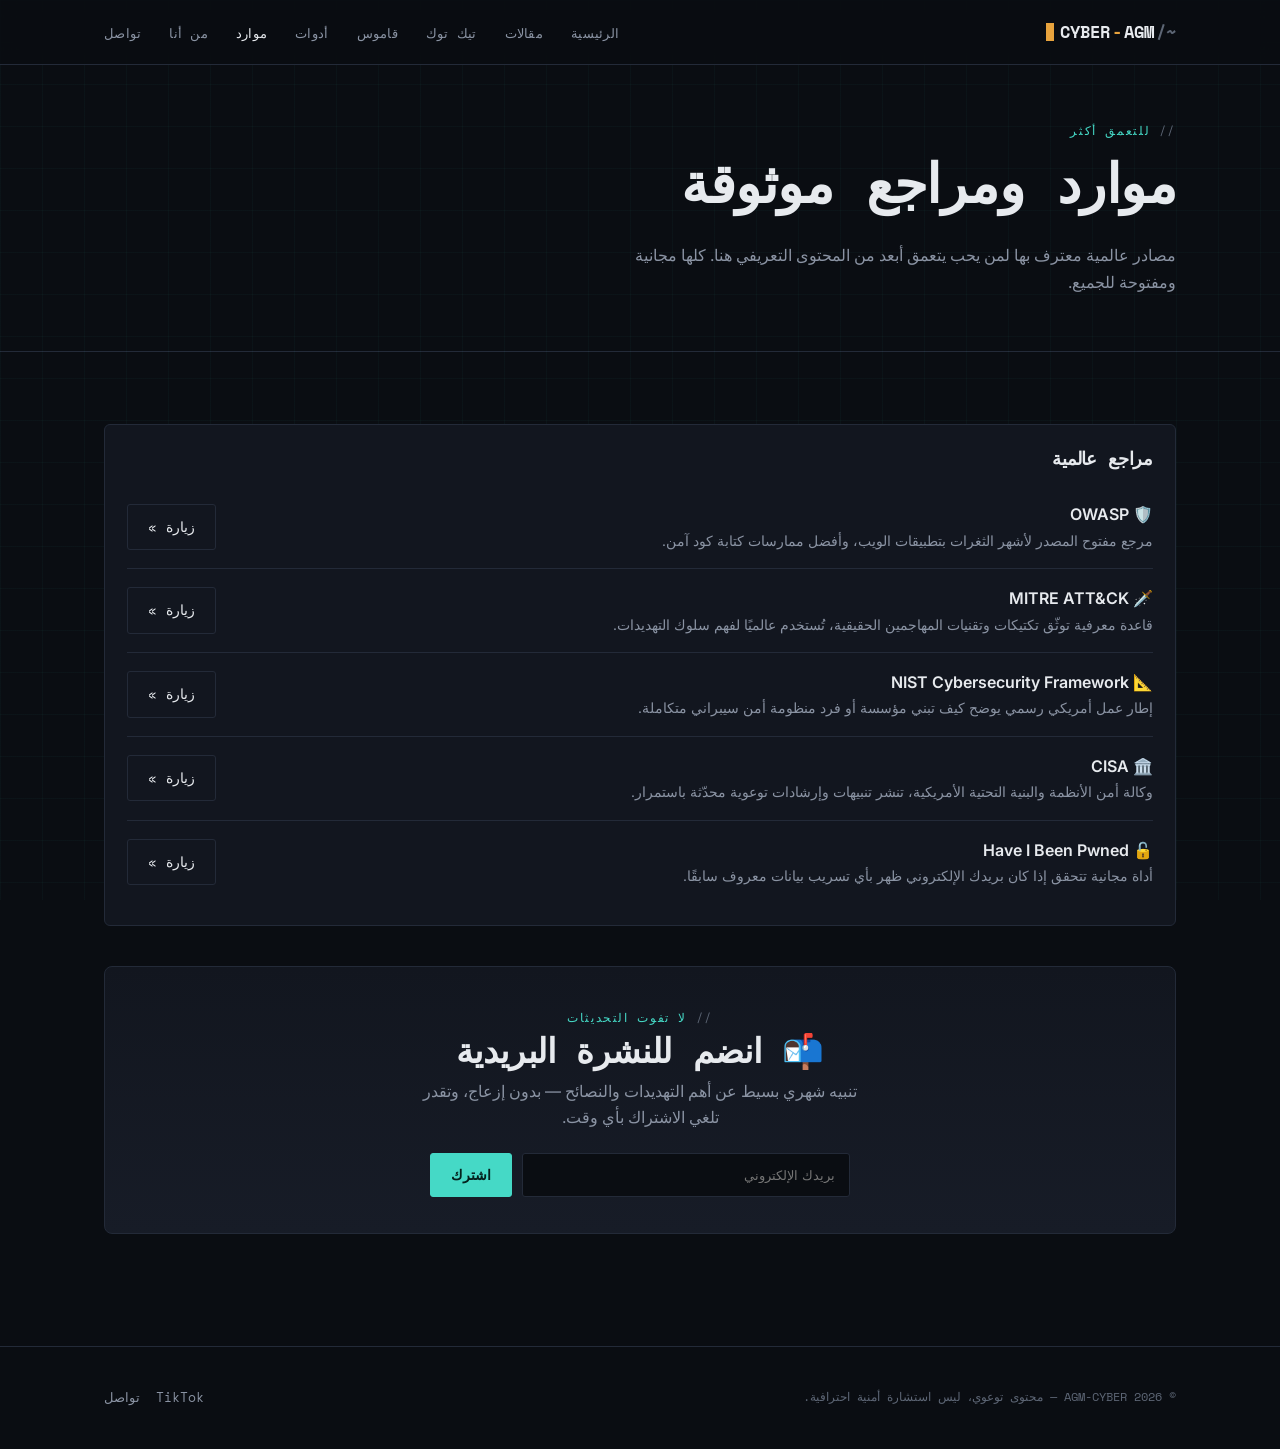
<file: resources.html>
<!DOCTYPE html>
<html lang="ar" dir="rtl">
<head>
<meta charset="UTF-8">
<meta name="viewport" content="width=device-width, initial-scale=1.0">
<title>موارد ومراجع — AGM-CYBER</title>
<meta name="description" content="قائمة مراجع موثوقة عالميًا للتعمق في الأمن السيبراني: OWASP, NIST, CISA, MITRE ATT&CK وغيرها.">
<link rel="preconnect" href="https://fonts.googleapis.com">
<link href="https://fonts.googleapis.com/css2?family=Space+Mono:wght@400;700&family=Inter:wght@400;500;600;700&display=swap" rel="stylesheet">
<link rel="stylesheet" href="style.css">
</head>
<body>

<nav class="nav">
  <div class="wrap">
    <a href="index.html" class="logo"><span class="path">~/</span>AGM<span style="color:var(--amber)">-</span>CYBER<span class="cursor"></span></a>
    <ul class="nav-links">
      <li><a href="index.html">الرئيسية</a></li>
      <li><a href="articles.html">مقالات</a></li>
      <li><a href="tiktok.html">تيك توك</a></li>
      <li><a href="glossary.html">قاموس</a></li>
      <li><a href="tools.html">أدوات</a></li>
      <li><a href="resources.html">موارد</a></li>
      <li><a href="about.html">من أنا</a></li>
      <li><a href="contact.html">تواصل</a></li>
    </ul>
    <button class="nav-toggle" aria-label="فتح القائمة">☰</button>
  </div>
</nav>

<header class="page-head">
  <div class="wrap">
    <span class="eyebrow">للتعمق أكثر</span>
    <h1>موارد ومراجع موثوقة</h1>
    <p style="max-width:60ch;">مصادر عالمية معترف بها لمن يحب يتعمق أبعد من المحتوى التعريفي هنا. كلها مجانية ومفتوحة للجميع.</p>
  </div>
</header>

<section class="section">
  <div class="wrap">

    <div class="card" style="margin-bottom:40px;">
      <h3 style="margin-bottom:16px;">مراجع عالمية</h3>

      <div class="resource-row">
        <div>
          <div class="rname">🛡️ OWASP</div>
          <p class="rdesc">مرجع مفتوح المصدر لأشهر الثغرات بتطبيقات الويب، وأفضل ممارسات كتابة كود آمن.</p>
        </div>
        <a href="https://owasp.org" target="_blank" rel="noopener" class="btn btn-ghost">زيارة »</a>
      </div>

      <div class="resource-row">
        <div>
          <div class="rname">🗡️ MITRE ATT&CK</div>
          <p class="rdesc">قاعدة معرفية توثّق تكتيكات وتقنيات المهاجمين الحقيقية، تُستخدم عالميًا لفهم سلوك التهديدات.</p>
        </div>
        <a href="https://attack.mitre.org" target="_blank" rel="noopener" class="btn btn-ghost">زيارة »</a>
      </div>

      <div class="resource-row">
        <div>
          <div class="rname">📐 NIST Cybersecurity Framework</div>
          <p class="rdesc">إطار عمل أمريكي رسمي يوضح كيف تبني مؤسسة أو فرد منظومة أمن سيبراني متكاملة.</p>
        </div>
        <a href="https://www.nist.gov/cyberframework" target="_blank" rel="noopener" class="btn btn-ghost">زيارة »</a>
      </div>

      <div class="resource-row">
        <div>
          <div class="rname">🏛️ CISA</div>
          <p class="rdesc">وكالة أمن الأنظمة والبنية التحتية الأمريكية، تنشر تنبيهات وإرشادات توعوية محدّثة باستمرار.</p>
        </div>
        <a href="https://www.cisa.gov" target="_blank" rel="noopener" class="btn btn-ghost">زيارة »</a>
      </div>

      <div class="resource-row">
        <div>
          <div class="rname">🔓 Have I Been Pwned</div>
          <p class="rdesc">أداة مجانية تتحقق إذا كان بريدك الإلكتروني ظهر بأي تسريب بيانات معروف سابقًا.</p>
        </div>
        <a href="https://haveibeenpwned.com" target="_blank" rel="noopener" class="btn btn-ghost">زيارة »</a>
      </div>
    </div>

    <div class="newsletter">
      <span class="eyebrow">لا تفوت التحديثات</span>
      <h2>📬 انضم للنشرة البريدية</h2>
      <p style="max-width:46ch; margin:0 auto;">تنبيه شهري بسيط عن أهم التهديدات والنصائح — بدون إزعاج، وتقدر تلغي الاشتراك بأي وقت.</p>
      <form class="newsletter-form" onsubmit="event.preventDefault(); window.location.href='mailto:contact@agm-cyber.com?subject=' + encodeURIComponent('اشتراك بالنشرة البريدية') + '&body=' + encodeURIComponent('البريد: ' + this.email.value);">
        <input type="email" name="email" placeholder="بريدك الإلكتروني" required>
        <button type="submit" class="btn btn-primary">اشترك</button>
      </form>
    </div>

  </div>
</section>

<footer>
  <div class="wrap">
    <p>© 2026 AGM-CYBER — محتوى توعوي، ليس استشارة أمنية احترافية.</p>
    <div class="socials">
      <a href="https://tiktok.com/@himhim4178" target="_blank" rel="noopener">TikTok</a>
      <a href="contact.html">تواصل</a>
    </div>
  </div>
</footer>

<script src="main.js"></script>
</body>
</html>
</file>
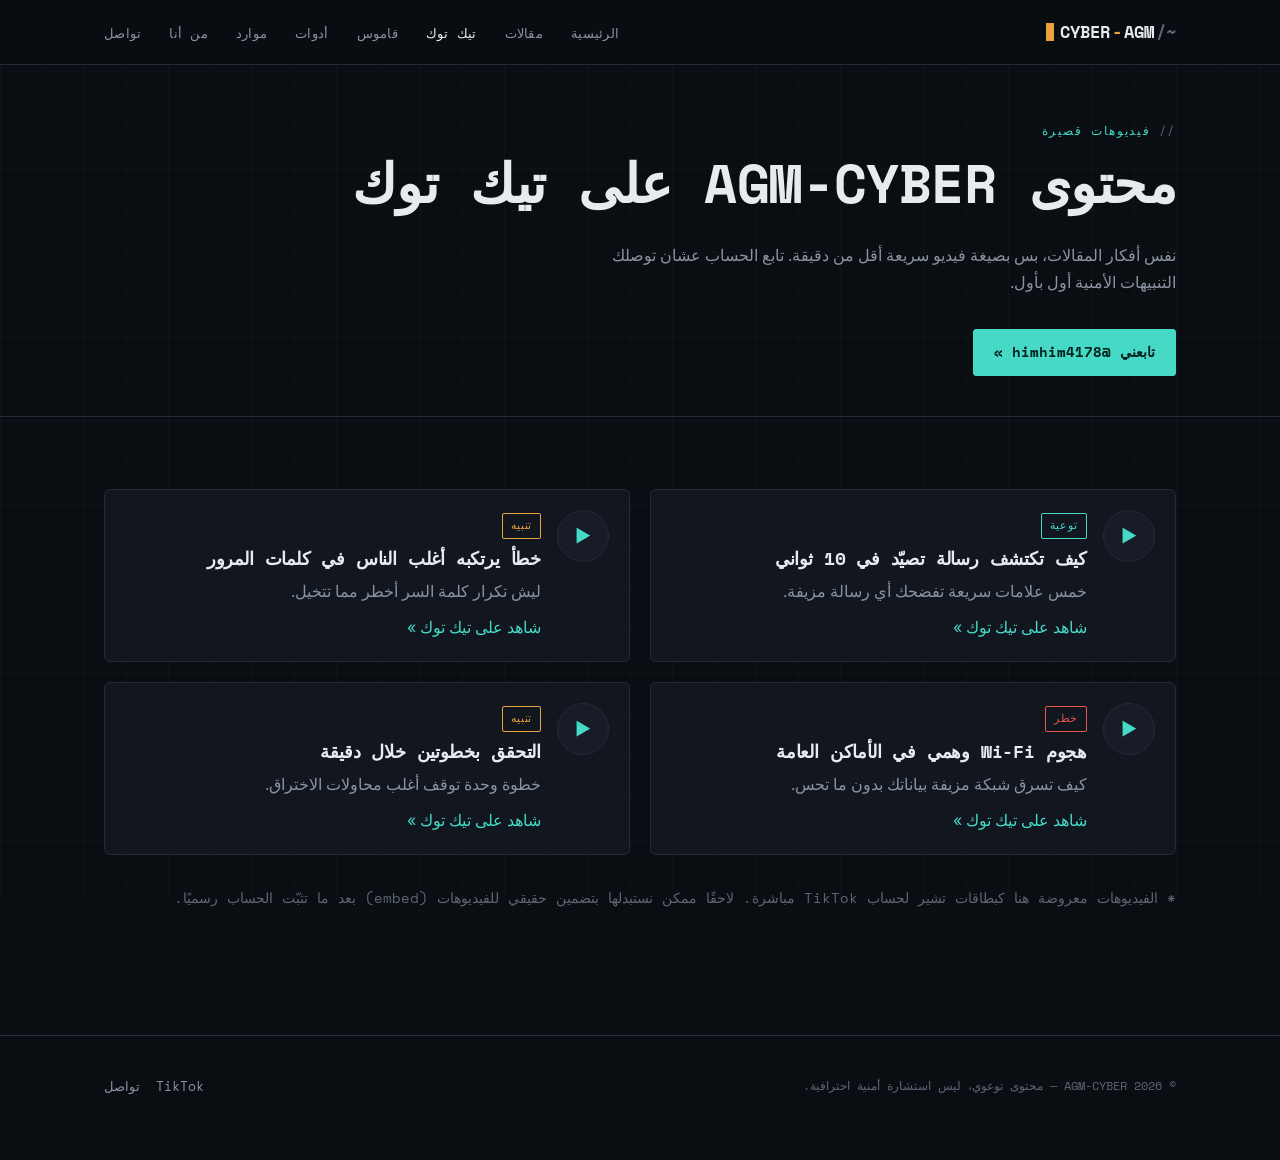
<file: tiktok.html>
<!DOCTYPE html>
<html lang="ar" dir="rtl">
<head>
<meta charset="UTF-8">
<meta name="viewport" content="width=device-width, initial-scale=1.0">
<title>تيك توك — AGM-CYBER</title>
<link rel="preconnect" href="https://fonts.googleapis.com">
<link href="https://fonts.googleapis.com/css2?family=Space+Mono:wght@400;700&family=Inter:wght@400;500;600;700&display=swap" rel="stylesheet">
<link rel="stylesheet" href="style.css">
</head>
<body>

<nav class="nav">
  <div class="wrap">
    <a href="index.html" class="logo"><span class="path">~/</span>AGM<span style="color:var(--amber)">-</span>CYBER<span class="cursor"></span></a>
    <ul class="nav-links">
      <li><a href="index.html">الرئيسية</a></li>
      <li><a href="articles.html">مقالات</a></li>
      <li><a href="tiktok.html">تيك توك</a></li>
      <li><a href="glossary.html">قاموس</a></li>
      <li><a href="tools.html">أدوات</a></li>
      <li><a href="resources.html">موارد</a></li>
      <li><a href="about.html">من أنا</a></li>
      <li><a href="contact.html">تواصل</a></li>
    </ul>
    <button class="nav-toggle" aria-label="فتح القائمة">☰</button>
  </div>
</nav>

<header class="page-head">
  <div class="wrap">
    <span class="eyebrow">فيديوهات قصيرة</span>
    <h1>محتوى AGM-CYBER على تيك توك</h1>
    <p style="max-width:60ch;">نفس أفكار المقالات، بس بصيغة فيديو سريعة أقل من دقيقة. تابع الحساب عشان توصلك التنبيهات الأمنية أول بأول.</p>
    <a href="https://tiktok.com/@himhim4178" target="_blank" rel="noopener" class="btn btn-primary" style="margin-top:18px;">تابعني @himhim4178 »</a>
  </div>
</header>

<section class="section">
  <div class="wrap">
    <div class="grid grid-2">

      <div class="tiktok-card">
        <div class="play">▶</div>
        <div>
          <span class="tag tag-low" style="margin-bottom:8px; display:inline-block;">توعية</span>
          <h3>كيف تكتشف رسالة تصيّد في 10 ثواني</h3>
          <p style="margin-bottom:10px;">خمس علامات سريعة تفضحك أي رسالة مزيفة.</p>
          <a href="https://tiktok.com/@himhim4178" target="_blank" rel="noopener">شاهد على تيك توك »</a>
        </div>
      </div>

      <div class="tiktok-card">
        <div class="play">▶</div>
        <div>
          <span class="tag tag-med" style="margin-bottom:8px; display:inline-block;">تنبيه</span>
          <h3>خطأ يرتكبه أغلب الناس في كلمات المرور</h3>
          <p style="margin-bottom:10px;">ليش تكرار كلمة السر أخطر مما تتخيل.</p>
          <a href="https://tiktok.com/@himhim4178" target="_blank" rel="noopener">شاهد على تيك توك »</a>
        </div>
      </div>

      <div class="tiktok-card">
        <div class="play">▶</div>
        <div>
          <span class="tag tag-high" style="margin-bottom:8px; display:inline-block;">خطر</span>
          <h3>هجوم Wi-Fi وهمي في الأماكن العامة</h3>
          <p style="margin-bottom:10px;">كيف تسرق شبكة مزيفة بياناتك بدون ما تحس.</p>
          <a href="https://tiktok.com/@himhim4178" target="_blank" rel="noopener">شاهد على تيك توك »</a>
        </div>
      </div>

      <div class="tiktok-card">
        <div class="play">▶</div>
        <div>
          <span class="tag tag-med" style="margin-bottom:8px; display:inline-block;">تنبيه</span>
          <h3>التحقق بخطوتين خلال دقيقة</h3>
          <p style="margin-bottom:10px;">خطوة وحدة توقف أغلب محاولات الاختراق.</p>
          <a href="https://tiktok.com/@himhim4178" target="_blank" rel="noopener">شاهد على تيك توك »</a>
        </div>
      </div>

    </div>

    <p style="margin-top:32px; font-family:var(--mono); font-size:.85rem; color:var(--muted-2);">
      * الفيديوهات معروضة هنا كبطاقات تشير لحساب TikTok مباشرة. لاحقًا ممكن نستبدلها بتضمين حقيقي للفيديوهات (embed) بعد ما تثبّت الحساب رسميًا.
    </p>
  </div>
</section>

<footer>
  <div class="wrap">
    <p>© 2026 AGM-CYBER — محتوى توعوي، ليس استشارة أمنية احترافية.</p>
    <div class="socials">
      <a href="https://tiktok.com/@himhim4178" target="_blank" rel="noopener">TikTok</a>
      <a href="contact.html">تواصل</a>
    </div>
  </div>
</footer>

<script src="main.js"></script>
</body>
</html>
</file>
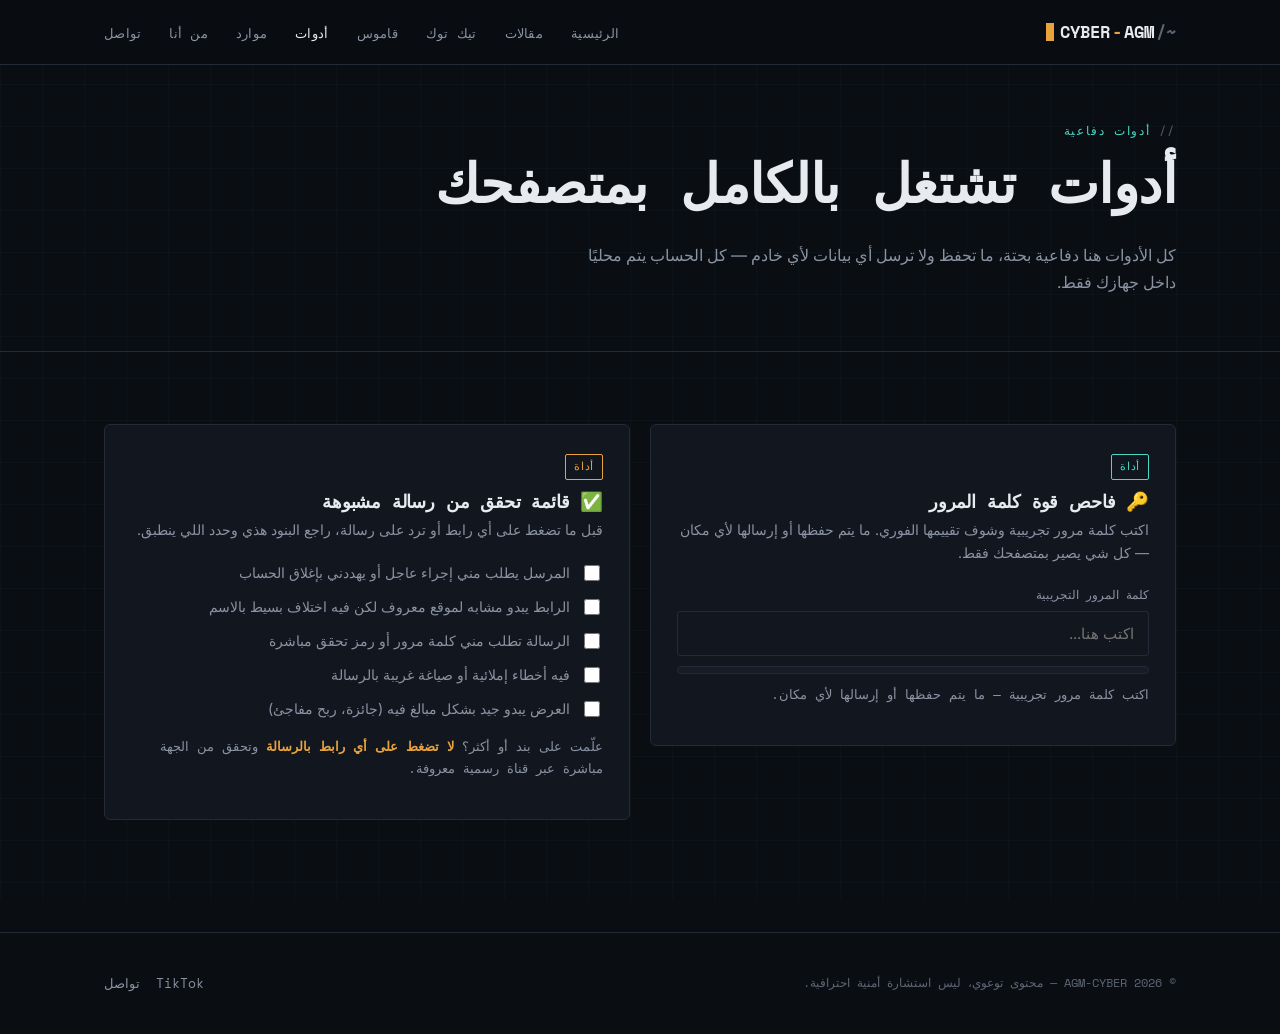
<file: tools.html>
<!DOCTYPE html>
<html lang="ar" dir="rtl">
<head>
<meta charset="UTF-8">
<meta name="viewport" content="width=device-width, initial-scale=1.0">
<title>أدوات دفاعية — AGM-CYBER</title>
<meta name="description" content="أدوات تفاعلية بسيطة تعمل بالكامل داخل متصفحك: فاحص قوة كلمة المرور، وقائمة تحقق من رسائل التصيّد. لا يتم حفظ أو إرسال أي بيانات.">
<link rel="preconnect" href="https://fonts.googleapis.com">
<link href="https://fonts.googleapis.com/css2?family=Space+Mono:wght@400;700&family=Inter:wght@400;500;600;700&display=swap" rel="stylesheet">
<link rel="stylesheet" href="style.css">
</head>
<body>

<nav class="nav">
  <div class="wrap">
    <a href="index.html" class="logo"><span class="path">~/</span>AGM<span style="color:var(--amber)">-</span>CYBER<span class="cursor"></span></a>
    <ul class="nav-links">
      <li><a href="index.html">الرئيسية</a></li>
      <li><a href="articles.html">مقالات</a></li>
      <li><a href="tiktok.html">تيك توك</a></li>
      <li><a href="glossary.html">قاموس</a></li>
      <li><a href="tools.html">أدوات</a></li>
      <li><a href="resources.html">موارد</a></li>
      <li><a href="about.html">من أنا</a></li>
      <li><a href="contact.html">تواصل</a></li>
    </ul>
    <button class="nav-toggle" aria-label="فتح القائمة">☰</button>
  </div>
</nav>

<header class="page-head">
  <div class="wrap">
    <span class="eyebrow">أدوات دفاعية</span>
    <h1>أدوات تشتغل بالكامل بمتصفحك</h1>
    <p style="max-width:60ch;">كل الأدوات هنا دفاعية بحتة، ما تحفظ ولا ترسل أي بيانات لأي خادم — كل الحساب يتم محليًا داخل جهازك فقط.</p>
  </div>
</header>

<section class="section">
  <div class="wrap grid grid-2" style="align-items:start;">

    <div class="tool-card">
      <span class="tag tag-low" style="margin-bottom:10px; display:inline-block;">أداة</span>
      <h3>🔑 فاحص قوة كلمة المرور</h3>
      <p class="tool-desc">اكتب كلمة مرور تجريبية وشوف تقييمها الفوري. ما يتم حفظها أو إرسالها لأي مكان — كل شي يصير بمتصفحك فقط.</p>
      <div class="field" style="margin-bottom:0;">
        <label for="pw-check">كلمة المرور التجريبية</label>
        <input id="pw-check" type="text" placeholder="اكتب هنا..." autocomplete="off">
      </div>
      <div class="meter"><div class="meter-fill" id="pw-fill"></div></div>
      <p class="tool-result" id="pw-result">اكتب كلمة مرور تجريبية — ما يتم حفظها أو إرسالها لأي مكان.</p>
    </div>

    <div class="tool-card">
      <span class="tag tag-med" style="margin-bottom:10px; display:inline-block;">أداة</span>
      <h3>✅ قائمة تحقق من رسالة مشبوهة</h3>
      <p class="tool-desc">قبل ما تضغط على أي رابط أو ترد على رسالة، راجع البنود هذي وحدد اللي ينطبق.</p>
      <ul class="checklist">
        <li><input type="checkbox" id="c1"><label for="c1">المرسل يطلب مني إجراء عاجل أو يهددني بإغلاق الحساب</label></li>
        <li><input type="checkbox" id="c2"><label for="c2">الرابط يبدو مشابه لموقع معروف لكن فيه اختلاف بسيط بالاسم</label></li>
        <li><input type="checkbox" id="c3"><label for="c3">الرسالة تطلب مني كلمة مرور أو رمز تحقق مباشرة</label></li>
        <li><input type="checkbox" id="c4"><label for="c4">فيه أخطاء إملائية أو صياغة غريبة بالرسالة</label></li>
        <li><input type="checkbox" id="c5"><label for="c5">العرض يبدو جيد بشكل مبالغ فيه (جائزة، ربح مفاجئ)</label></li>
      </ul>
      <p class="tool-result" style="margin-top:16px;">علّمت على بند أو أكثر؟ <strong style="color:var(--amber)">لا تضغط على أي رابط بالرسالة</strong> وتحقق من الجهة مباشرة عبر قناة رسمية معروفة.</p>
    </div>

  </div>
</section>

<footer>
  <div class="wrap">
    <p>© 2026 AGM-CYBER — محتوى توعوي، ليس استشارة أمنية احترافية.</p>
    <div class="socials">
      <a href="https://tiktok.com/@himhim4178" target="_blank" rel="noopener">TikTok</a>
      <a href="contact.html">تواصل</a>
    </div>
  </div>
</footer>

<script src="main.js"></script>
</body>
</html>
</file>
<file: style.css>
/* ==========================================================================
   AGM-CYBER — design tokens
   ========================================================================== */

:root{
  --bg:        #0A0D12;
  --surface:   #12161F;
  --surface-2: #171C27;
  --border:    #232A38;
  --text:      #E7EAEE;
  --muted:     #8A93A3;
  --muted-2:   #5D6675;

  --amber:  #E8A33D;
  --cyan:   #45D9C6;
  --red:    #E3564B;

  --mono: 'Space Mono', 'Courier New', monospace;
  --sans: 'Inter', -apple-system, 'Segoe UI', Tahoma, sans-serif;

  --radius: 3px;
  --max-w: 1120px;
}

*{ box-sizing:border-box; }
html{ scroll-behavior:smooth; }

body{
  margin:0;
  background:var(--bg);
  color:var(--text);
  font-family:var(--sans);
  font-size:16px;
  line-height:1.65;
  -webkit-font-smoothing:antialiased;
}

body::before{
  content:'';
  position:fixed; inset:0;
  pointer-events:none;
  z-index:0;
  background-image:
    linear-gradient(rgba(69,217,198,0.035) 1px, transparent 1px),
    linear-gradient(90deg, rgba(69,217,198,0.035) 1px, transparent 1px);
  background-size:42px 42px;
}

h1,h2,h3,h4{
  font-family:var(--mono);
  font-weight:700;
  line-height:1.2;
  margin:0 0 .5em;
  letter-spacing:-0.01em;
}
h1{ font-size:clamp(2.1rem, 5vw, 3.4rem); }
h2{ font-size:clamp(1.5rem, 3vw, 2.1rem); }
h3{ font-size:1.15rem; }
p{ margin:0 0 1em; color:var(--muted); }
a{ color:var(--cyan); text-decoration:none; }
a:hover{ text-decoration:underline; }
a:focus-visible, button:focus-visible, input:focus-visible, textarea:focus-visible{
  outline:2px solid var(--cyan); outline-offset:3px;
}

.eyebrow{
  font-family:var(--mono);
  font-size:.72rem;
  letter-spacing:.14em;
  text-transform:uppercase;
  color:var(--cyan);
}
.eyebrow::before{ content:'// '; color:var(--muted-2); }

.wrap{
  max-width:var(--max-w);
  margin:0 auto;
  padding:0 24px;
  position:relative;
  z-index:1;
}

/* ---- nav ------------------------------------------------------------- */

.nav{
  position:sticky; top:0; z-index:50;
  background:rgba(10,13,18,.86);
  backdrop-filter:blur(10px);
  border-bottom:1px solid var(--border);
}
.nav .wrap{ display:flex; align-items:center; justify-content:space-between; height:64px; }
.logo{
  font-family:var(--mono); font-weight:700; font-size:1.05rem;
  color:var(--text); display:flex; align-items:center; gap:2px;
}
.logo .path{ color:var(--muted-2); }
.logo .cursor{
  display:inline-block; width:8px; height:1.1em; background:var(--amber);
  margin-inline-start:4px; animation:blink 1.1s steps(1) infinite;
}
@keyframes blink{ 50%{ opacity:0; } }

.nav-links{ display:flex; gap:28px; list-style:none; margin:0; padding:0; }
.nav-links a{
  font-family:var(--mono); font-size:.82rem; color:var(--muted);
  letter-spacing:.02em;
}
.nav-links a:hover, .nav-links a.active{ color:var(--cyan); text-decoration:none; }
.nav-links a.active{ color:var(--text); }

.nav-toggle{ display:none; background:none; border:1px solid var(--border); color:var(--text); border-radius:var(--radius); padding:8px 10px; font-family:var(--mono); }

@media (max-width:760px){
  .nav-links{
    position:absolute; top:64px; left:0; right:0;
    background:var(--surface); border-bottom:1px solid var(--border);
    flex-direction:column; padding:16px 24px; gap:16px;
    display:none;
  }
  .nav-links.open{ display:flex; }
  .nav-toggle{ display:block; }
}

/* ---- buttons ----------------------------------------------------------*/

.btn{
  display:inline-flex; align-items:center; gap:8px;
  font-family:var(--mono); font-size:.85rem;
  padding:11px 20px; border-radius:var(--radius);
  border:1px solid var(--border);
  color:var(--text); background:var(--surface-2);
  cursor:pointer; transition:border-color .15s, transform .15s;
}
.btn:hover{ border-color:var(--cyan); text-decoration:none; transform:translateY(-1px); }
.btn-primary{ background:var(--cyan); color:#04211D; border-color:var(--cyan); font-weight:700; }
.btn-primary:hover{ background:#5CE6D3; }
.btn-ghost{ background:transparent; }

/* ---- hero / scanner signature ------------------------------------------ */

.hero{
  position:relative; overflow:hidden;
  padding:88px 0 64px;
  border-bottom:1px solid var(--border);
}
.scanline{
  position:absolute; left:0; right:0; height:2px;
  background:linear-gradient(90deg, transparent, var(--cyan), transparent);
  box-shadow:0 0 18px 2px rgba(69,217,198,.55);
  animation:sweep 5.5s linear infinite;
  opacity:.75;
}
@keyframes sweep{
  0%{ top:-2px; }
  100%{ top:100%; }
}
.hero .wrap{ display:grid; grid-template-columns:1.15fr .85fr; gap:48px; align-items:center; }
@media (max-width:860px){ .hero .wrap{ grid-template-columns:1fr; } }

.terminal{
  background:var(--surface);
  border:1px solid var(--border);
  border-radius:6px;
  overflow:hidden;
  box-shadow:0 30px 60px -20px rgba(0,0,0,.6);
}
.terminal-head{
  display:flex; align-items:center; gap:6px;
  padding:10px 14px; border-bottom:1px solid var(--border);
  background:var(--surface-2);
}
.terminal-head span{ width:9px; height:9px; border-radius:50%; background:var(--muted-2); }
.terminal-head span:nth-child(1){ background:#E3564B; }
.terminal-head span:nth-child(2){ background:#E8A33D; }
.terminal-head span:nth-child(3){ background:#45D9C6; }
.terminal-title{ margin-inline-start:10px; font-family:var(--mono); font-size:.72rem; color:var(--muted); }
.terminal-body{ padding:18px 16px; font-family:var(--mono); font-size:.82rem; color:var(--cyan); min-height:170px; }
.terminal-body .line{ color:var(--muted); margin-bottom:6px; }
.terminal-body .ok{ color:var(--cyan); }
.terminal-body .warn{ color:var(--amber); }
.terminal-body .prompt{ color:var(--text); }
.type-cursor{ display:inline-block; width:7px; height:1em; background:var(--cyan); vertical-align:-2px; animation:blink 1s steps(1) infinite; }

/* ---- threat/severity tags ---------------------------------------------- */

.tag{
  font-family:var(--mono); font-size:.68rem; letter-spacing:.06em;
  padding:3px 8px; border-radius:2px; border:1px solid currentColor;
  text-transform:uppercase; display:inline-block;
}
.tag-low{ color:var(--cyan); }
.tag-med{ color:var(--amber); }
.tag-high{ color:var(--red); }

/* ---- cards --------------------------------------------------------------*/

.section{ padding:72px 0; }
.section-head{ display:flex; align-items:flex-end; justify-content:space-between; gap:20px; margin-bottom:36px; flex-wrap:wrap; }

.grid{ display:grid; gap:20px; }
.grid-3{ grid-template-columns:repeat(3,1fr); }
.grid-2{ grid-template-columns:repeat(2,1fr); }
@media (max-width:860px){ .grid-3, .grid-2{ grid-template-columns:1fr; } }

.card{
  background:var(--surface);
  border:1px solid var(--border);
  border-radius:6px;
  padding:22px;
  transition:border-color .15s, transform .15s;
}
.card:hover{ border-color:var(--cyan); transform:translateY(-2px); }
.card .meta{ display:flex; justify-content:space-between; align-items:center; margin-bottom:12px; }
.card .date{ font-family:var(--mono); font-size:.72rem; color:var(--muted-2); }
.card h3{ margin-bottom:8px; }
.card p{ font-size:.92rem; margin-bottom:0; }
.card a.stretched{ position:absolute; inset:0; }
.card{ position:relative; }

.divider{ border:0; border-top:1px solid var(--border); margin:0; }

/* ---- tiktok grid ----------------------------------------------------- */

.tiktok-card{
  background:var(--surface); border:1px solid var(--border); border-radius:6px;
  padding:20px; display:flex; gap:16px; align-items:flex-start;
}
.tiktok-card .play{
  flex:0 0 52px; height:52px; border-radius:50%;
  background:var(--surface-2); border:1px solid var(--border);
  display:flex; align-items:center; justify-content:center;
  color:var(--cyan); font-size:1.1rem;
}

/* ---- footer -------------------------------------------------------------*/

footer{
  border-top:1px solid var(--border);
  padding:40px 0;
  margin-top:40px;
}
footer .wrap{ display:flex; justify-content:space-between; align-items:center; flex-wrap:wrap; gap:16px; }
footer p{ margin:0; font-family:var(--mono); font-size:.78rem; color:var(--muted-2); }
.socials{ display:flex; gap:16px; }
.socials a{ font-family:var(--mono); font-size:.82rem; color:var(--muted); }
.socials a:hover{ color:var(--cyan); }

/* ---- page header (inner pages) ----------------------------------------*/

.page-head{ padding:56px 0 40px; border-bottom:1px solid var(--border); }
.page-head .eyebrow{ margin-bottom:10px; display:block; }

/* ---- forms --------------------------------------------------------------*/

.field{ margin-bottom:18px; }
.field label{ display:block; font-family:var(--mono); font-size:.78rem; color:var(--muted); margin-bottom:6px; }
.field input, .field textarea{
  width:100%; background:var(--surface); border:1px solid var(--border);
  border-radius:var(--radius); padding:12px 14px; color:var(--text);
  font-family:var(--sans); font-size:.95rem;
}
.field textarea{ resize:vertical; min-height:130px; }
.field input:focus, .field textarea:focus{ border-color:var(--cyan); outline:none; }

/* ---- misc ----------------------------------------------------------------*/

.muted-list{ list-style:none; padding:0; margin:0; display:flex; flex-direction:column; gap:14px; }
.muted-list li{ font-family:var(--mono); font-size:.85rem; color:var(--muted); display:flex; gap:10px; }
.muted-list li::before{ content:'›'; color:var(--amber); }

@media (prefers-reduced-motion: reduce){
  .scanline, .type-cursor, .logo .cursor{ animation:none !important; }
}

/* ---- category chips / filter ------------------------------------------ */

.chip-row{ display:flex; gap:10px; flex-wrap:wrap; margin-bottom:32px; }
.chip{
  font-family:var(--mono); font-size:.76rem; letter-spacing:.02em;
  padding:8px 14px; border-radius:20px; border:1px solid var(--border);
  background:var(--surface); color:var(--muted); cursor:pointer;
  transition:all .15s;
}
.chip:hover{ border-color:var(--cyan); color:var(--text); }
.chip.active{ background:var(--cyan); border-color:var(--cyan); color:#04211D; font-weight:700; }

/* ---- glossary ------------------------------------------------------------ */

.glossary-group{ margin-bottom:48px; }
.glossary-group-title{
  display:flex; align-items:center; gap:12px; margin-bottom:18px;
}
.glossary-group-title h2{ margin:0; }
.glossary-group-title .count{
  font-family:var(--mono); font-size:.72rem; color:var(--muted-2);
  border:1px solid var(--border); border-radius:20px; padding:2px 10px;
}
.term-list{ display:flex; flex-direction:column; border:1px solid var(--border); border-radius:6px; overflow:hidden; }
.term{
  padding:18px 20px; border-bottom:1px solid var(--border);
  background:var(--surface);
}
.term:last-child{ border-bottom:none; }
.term-head{ display:flex; align-items:baseline; gap:10px; flex-wrap:wrap; margin-bottom:6px; }
.term-name{ font-family:var(--mono); font-weight:700; font-size:1rem; color:var(--text); }
.term-en{ font-family:var(--mono); font-size:.74rem; color:var(--muted-2); }
.term p{ margin:0; font-size:.92rem; }

/* ---- tools --------------------------------------------------------------*/

.tool-card{
  background:var(--surface); border:1px solid var(--border); border-radius:6px;
  padding:26px;
}
.tool-card h3{ margin-bottom:6px; }
.tool-card .tool-desc{ font-size:.88rem; margin-bottom:20px; }
.meter{
  height:8px; border-radius:4px; background:var(--surface-2);
  border:1px solid var(--border); overflow:hidden; margin:10px 0;
}
.meter-fill{ height:100%; width:0%; background:var(--red); transition:width .25s, background .25s; }
.tool-result{ font-family:var(--mono); font-size:.82rem; color:var(--muted); min-height:1.4em; }
.tool-result strong{ color:var(--text); }
.checklist{ list-style:none; margin:0; padding:0; display:flex; flex-direction:column; gap:10px; }
.checklist li{ display:flex; align-items:flex-start; gap:10px; font-size:.9rem; color:var(--muted); }
.checklist input[type=checkbox]{ margin-top:4px; accent-color:var(--cyan); width:16px; height:16px; flex:0 0 auto; }

/* ---- resources -----------------------------------------------------------*/

.resource-row{
  display:flex; justify-content:space-between; align-items:center; gap:14px;
  padding:16px 0; border-bottom:1px solid var(--border);
}
.resource-row:last-child{ border-bottom:none; }
.resource-row .rname{ font-weight:600; color:var(--text); }
.resource-row .rdesc{ font-size:.85rem; color:var(--muted); margin:2px 0 0; }

/* ---- newsletter -----------------------------------------------------------*/

.newsletter{
  background:linear-gradient(180deg, var(--surface), var(--surface-2));
  border:1px solid var(--border); border-radius:8px;
  padding:36px 28px; text-align:center;
}
.newsletter h2{ margin-bottom:8px; }
.newsletter-form{ display:flex; gap:10px; max-width:420px; margin:22px auto 0; flex-wrap:wrap; justify-content:center; }
.newsletter-form input{
  flex:1; min-width:200px; background:var(--bg); border:1px solid var(--border);
  border-radius:var(--radius); padding:12px 14px; color:var(--text); font-family:var(--sans);
}
.newsletter-form input:focus{ border-color:var(--cyan); outline:none; }

/* ---- stat strip -----------------------------------------------------------*/

.stat-strip{ display:flex; gap:0; border:1px solid var(--border); border-radius:6px; overflow:hidden; }
.stat{ flex:1; text-align:center; padding:22px 10px; border-inline-end:1px solid var(--border); }
.stat:last-child{ border-inline-end:none; }
.stat .num{ font-family:var(--mono); font-size:1.6rem; font-weight:700; color:var(--cyan); }
.stat .lbl{ font-family:var(--mono); font-size:.7rem; color:var(--muted-2); letter-spacing:.06em; margin-top:4px; }
</file>
